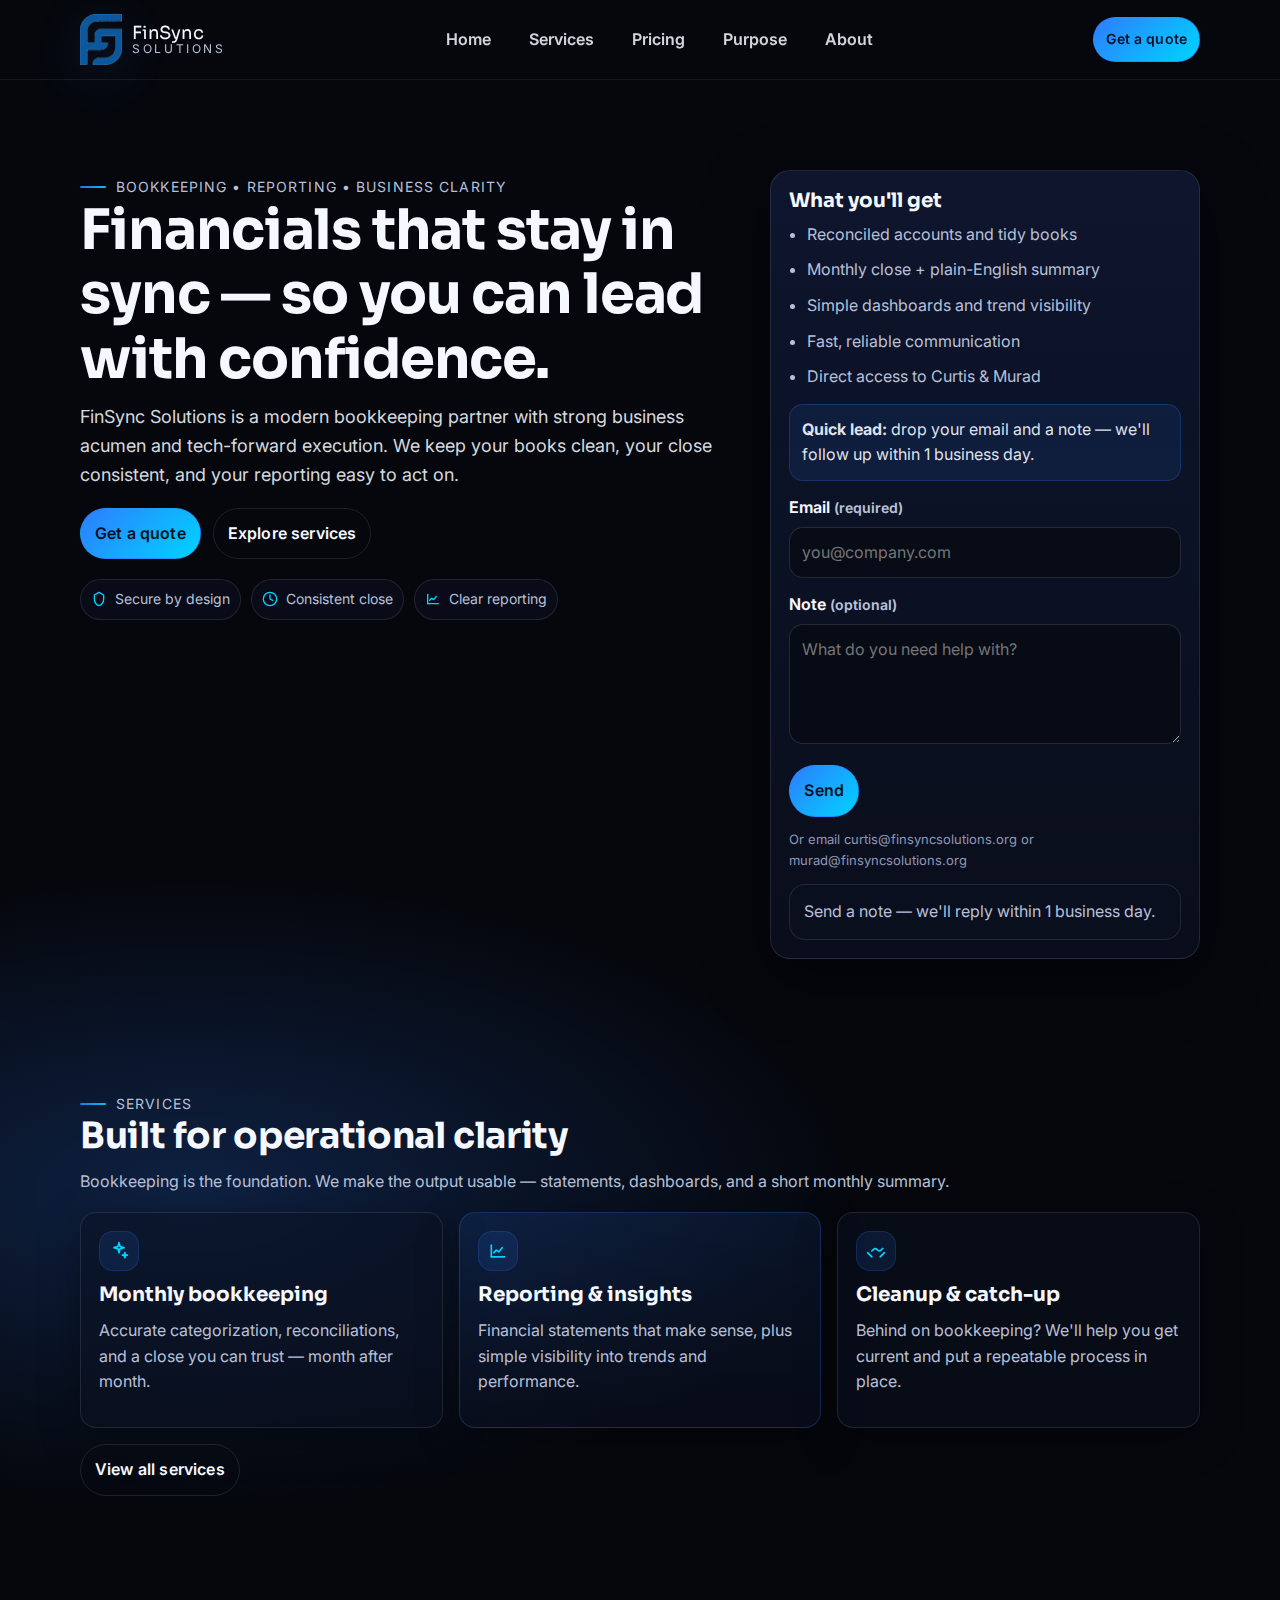
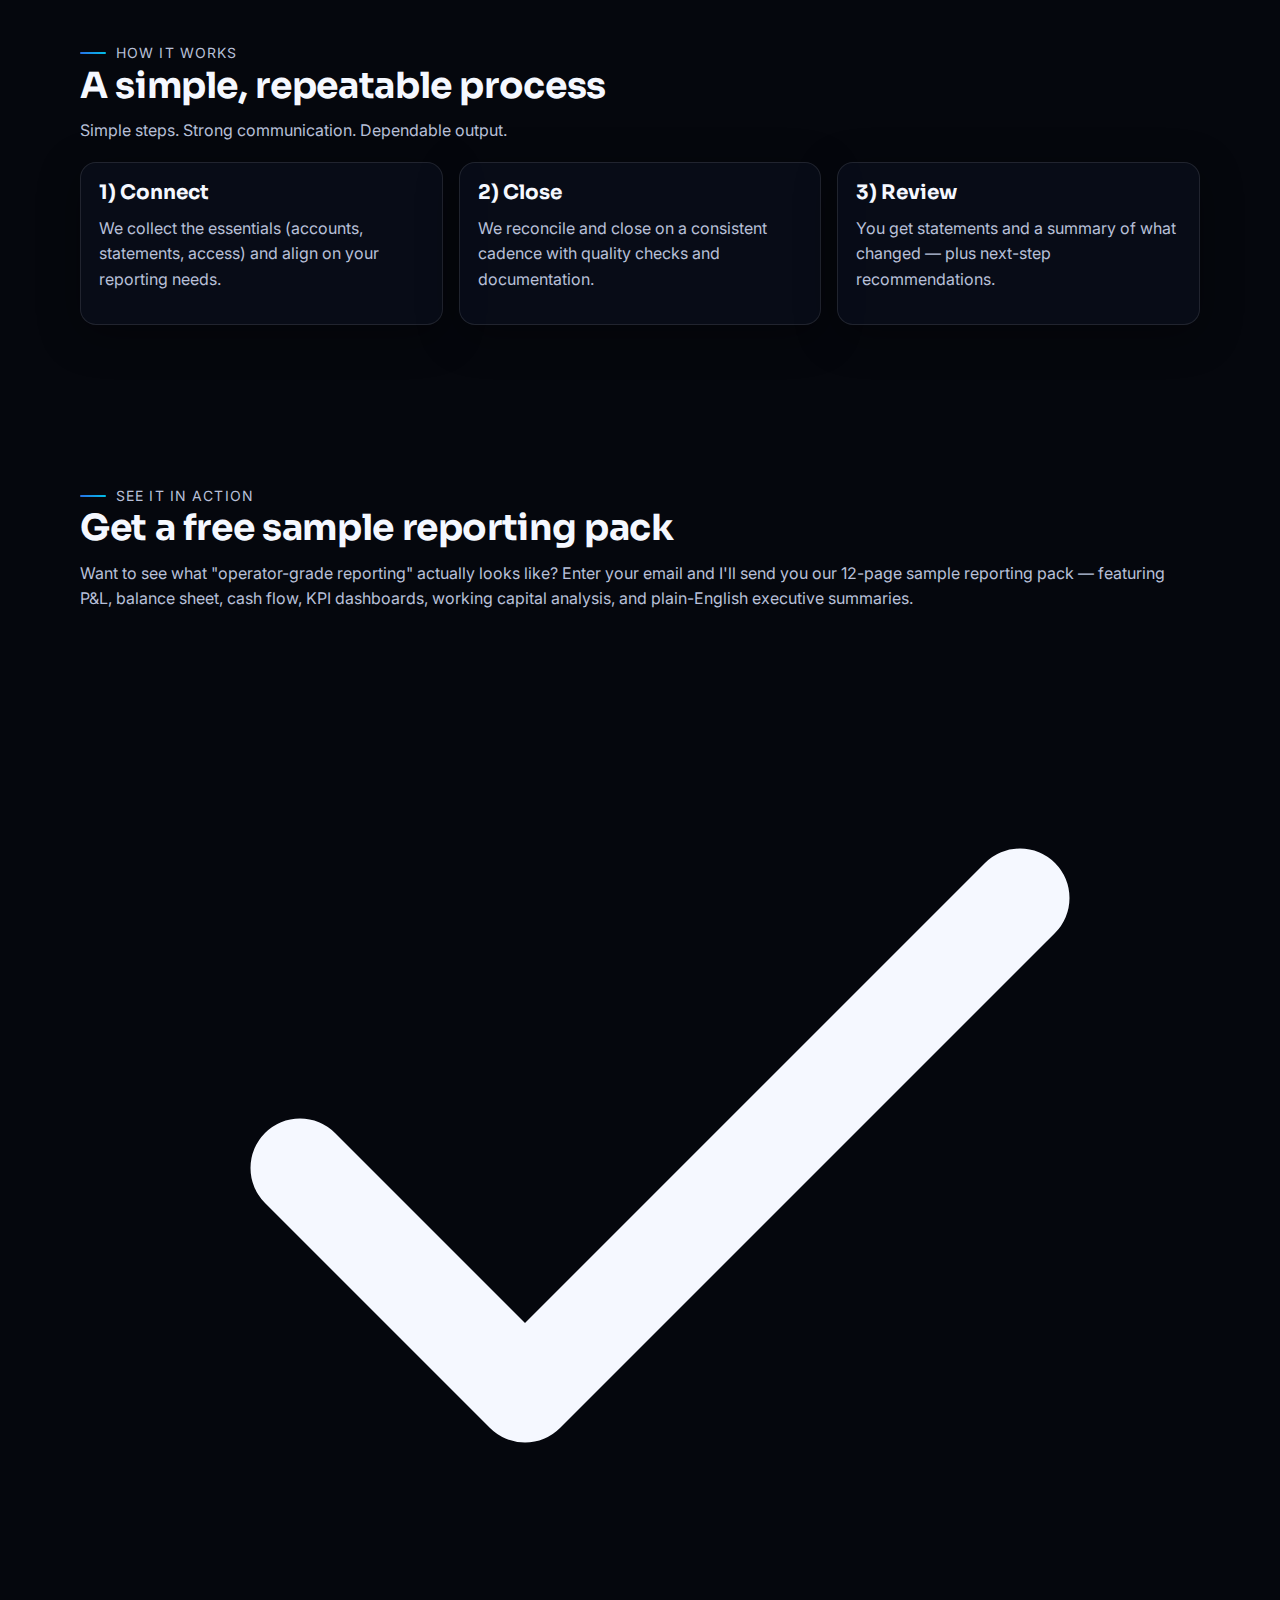
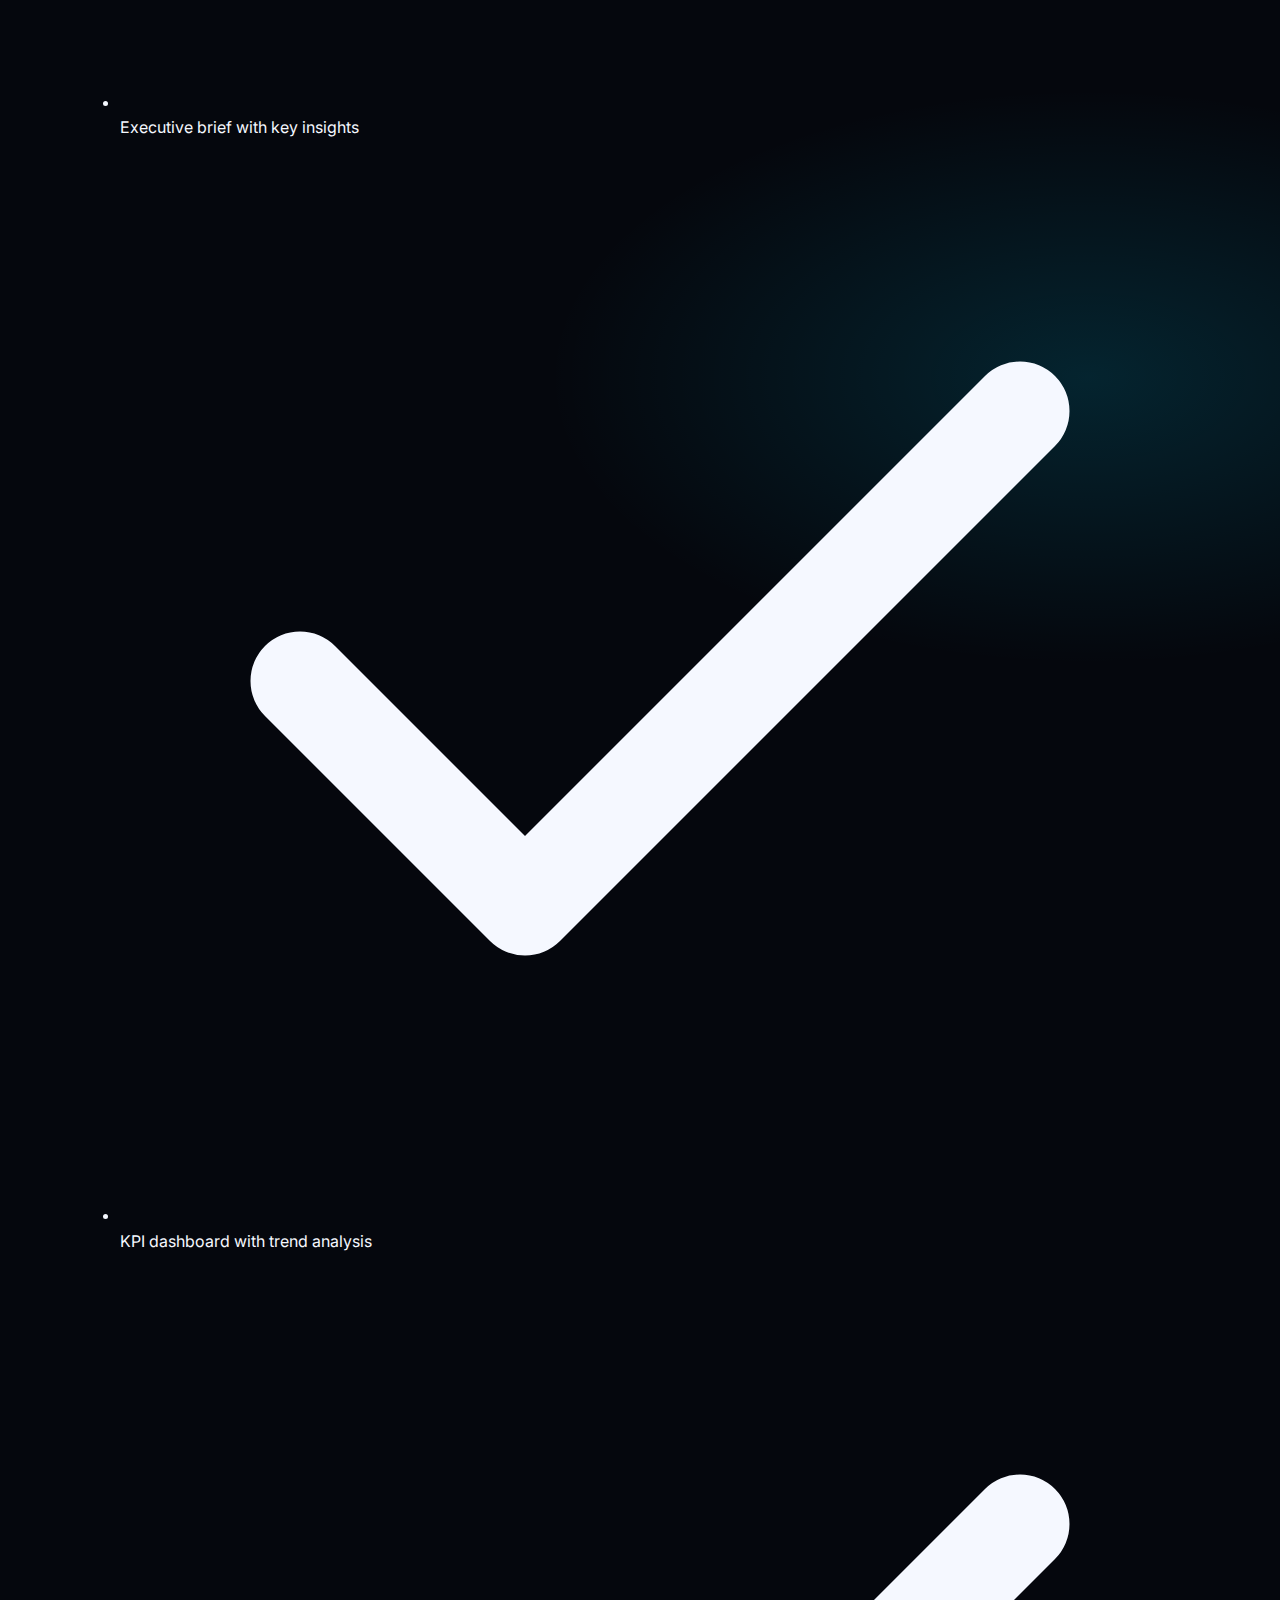
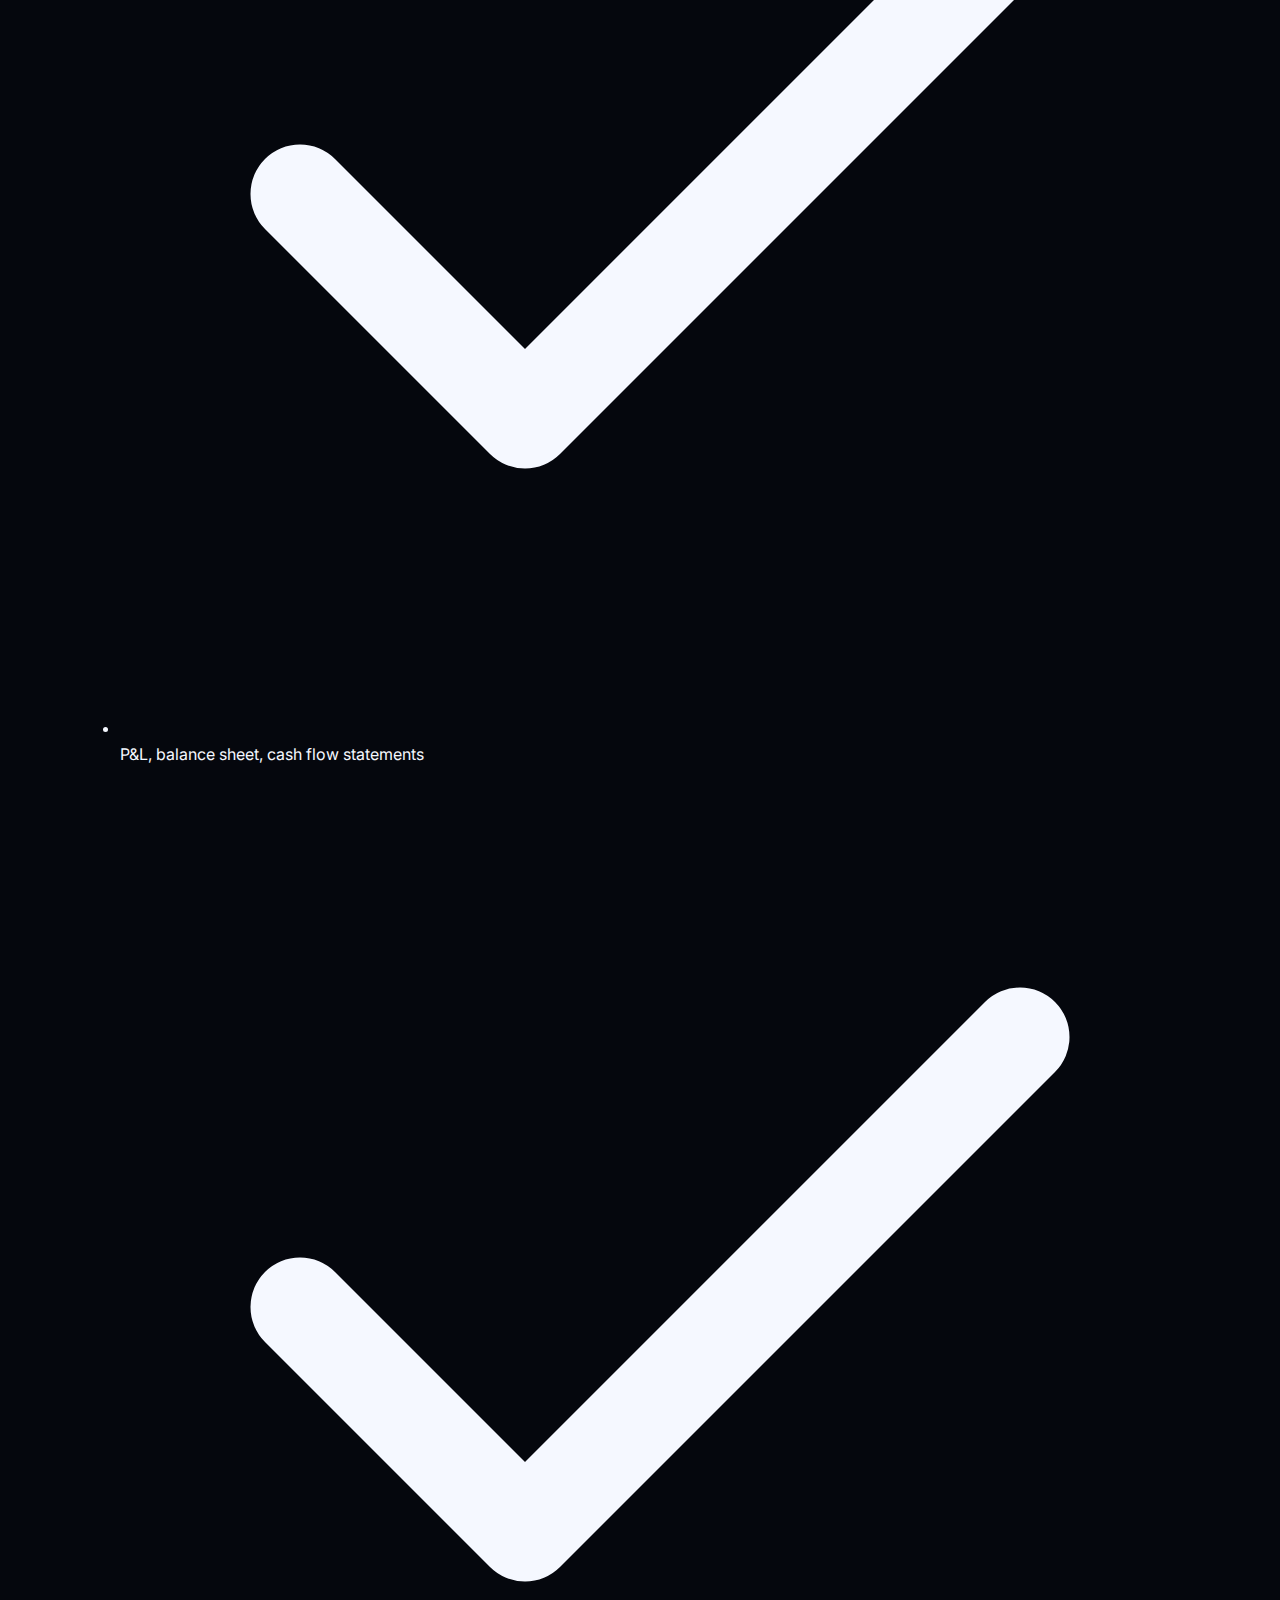
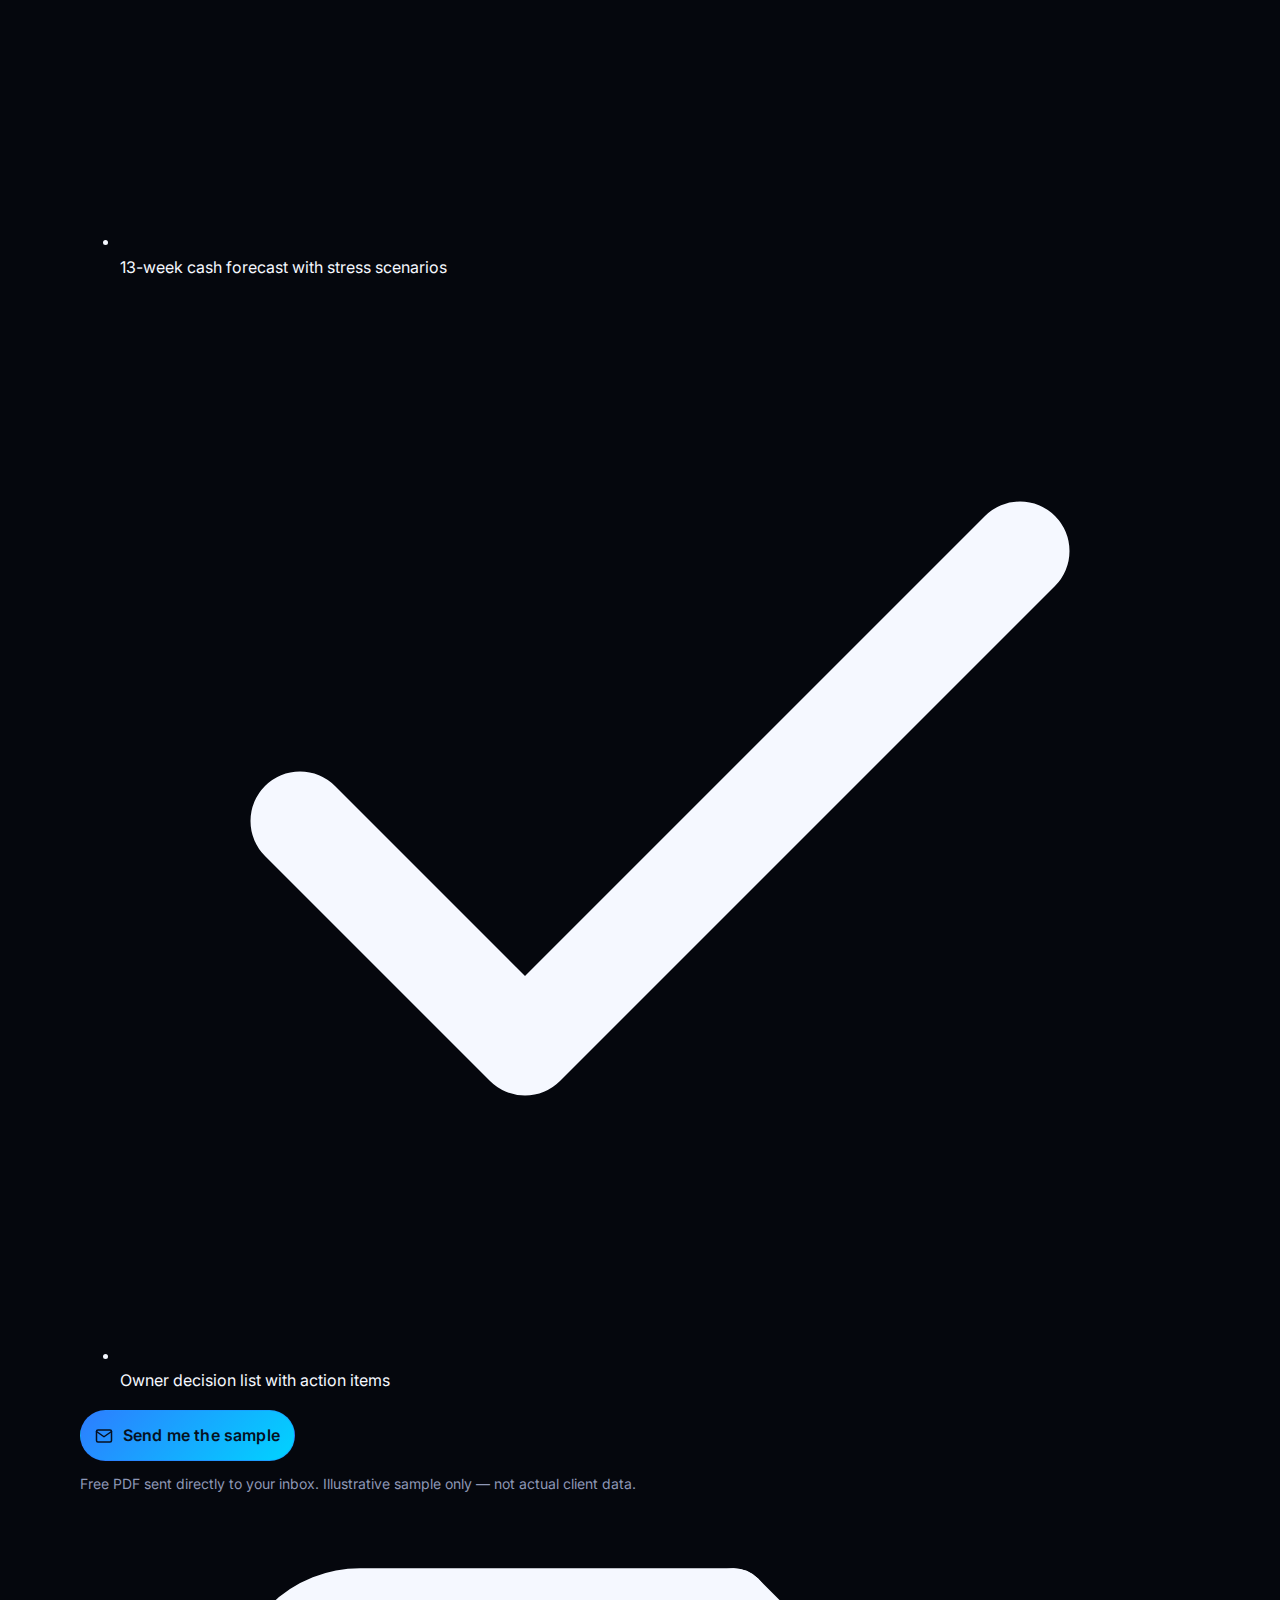
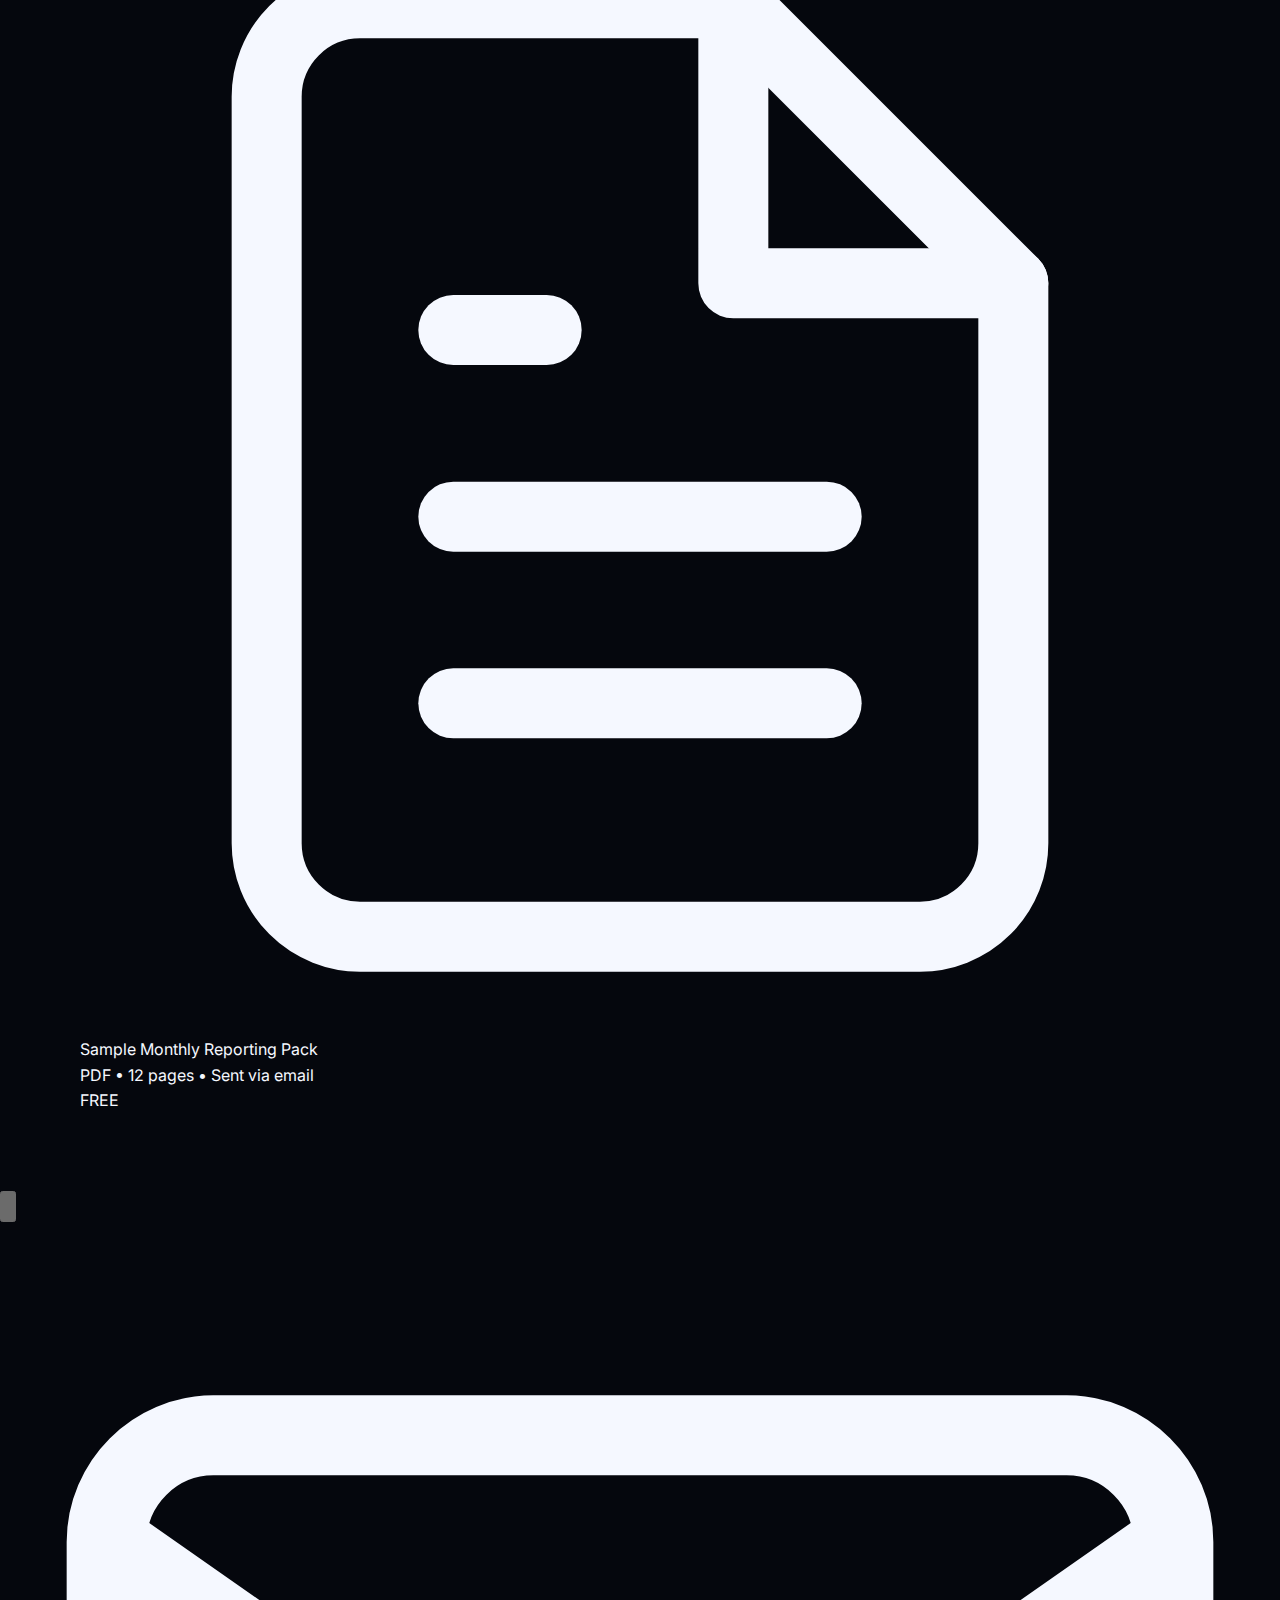
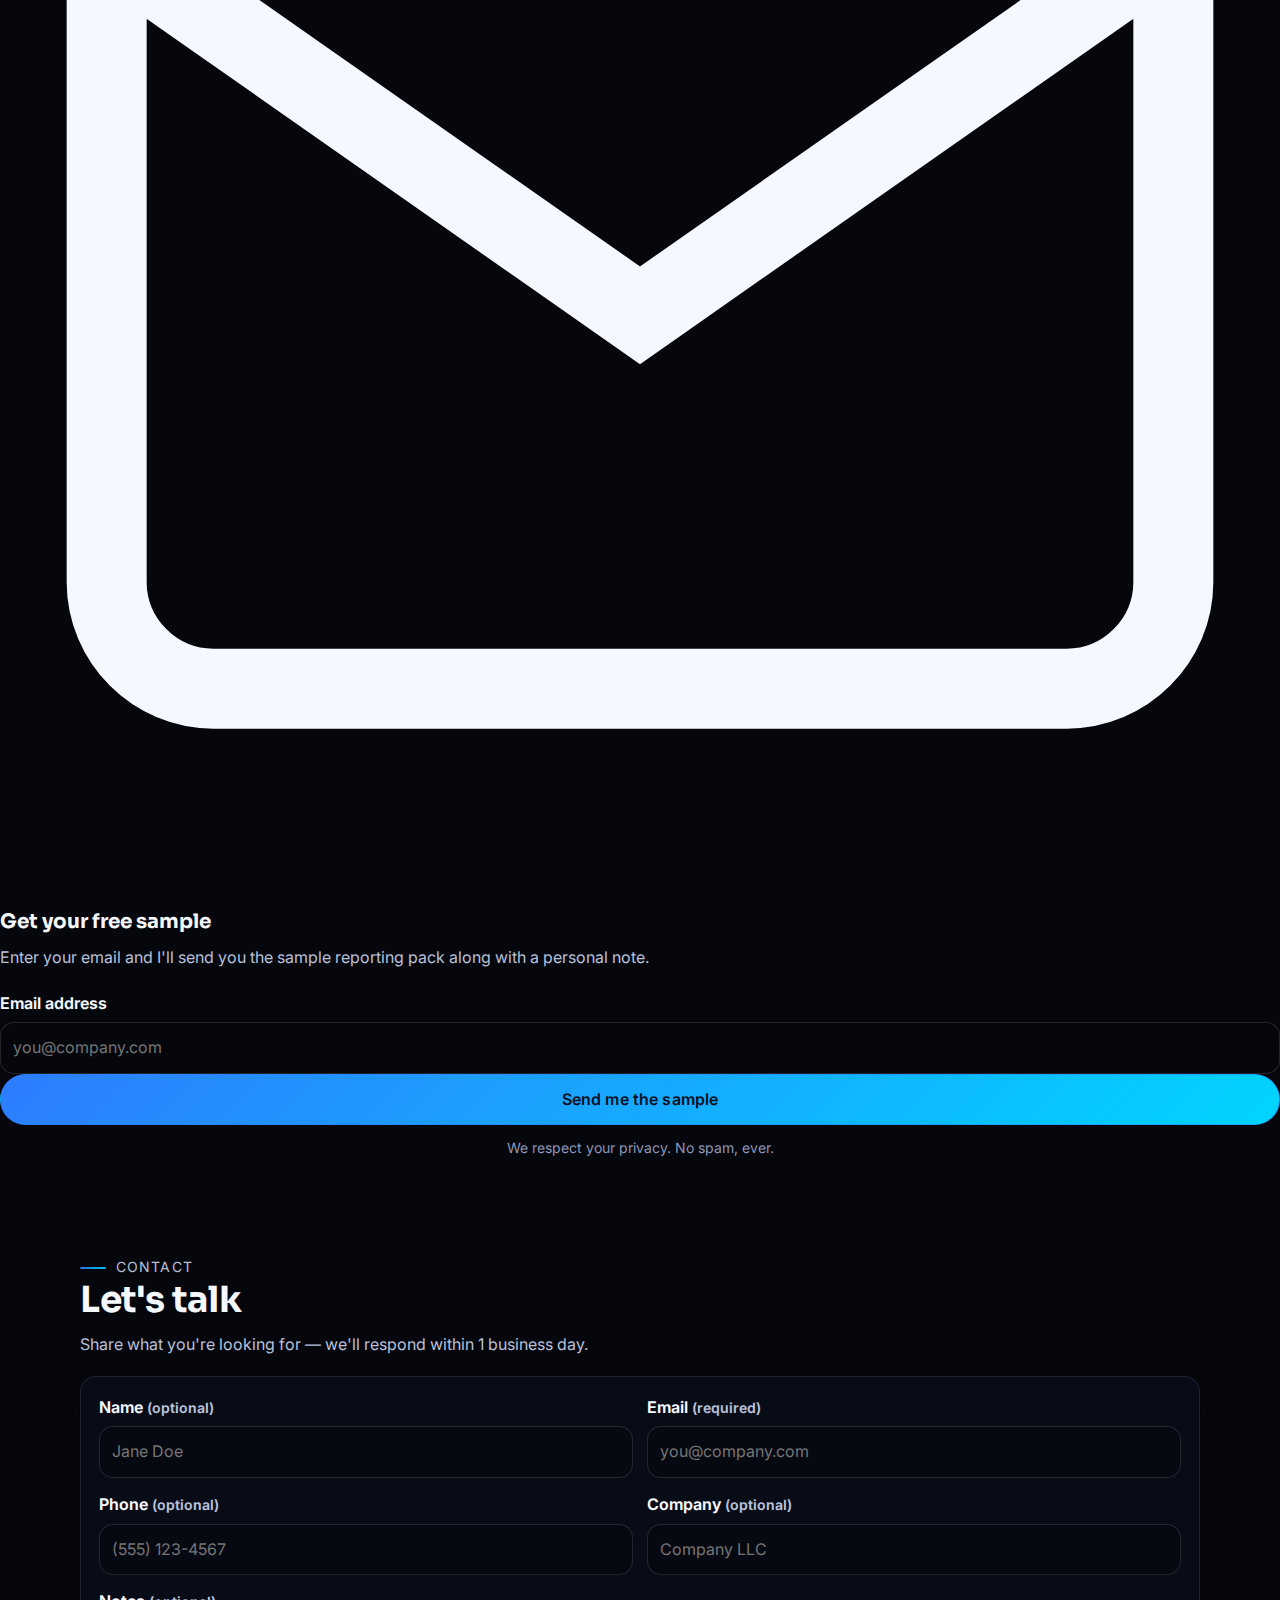
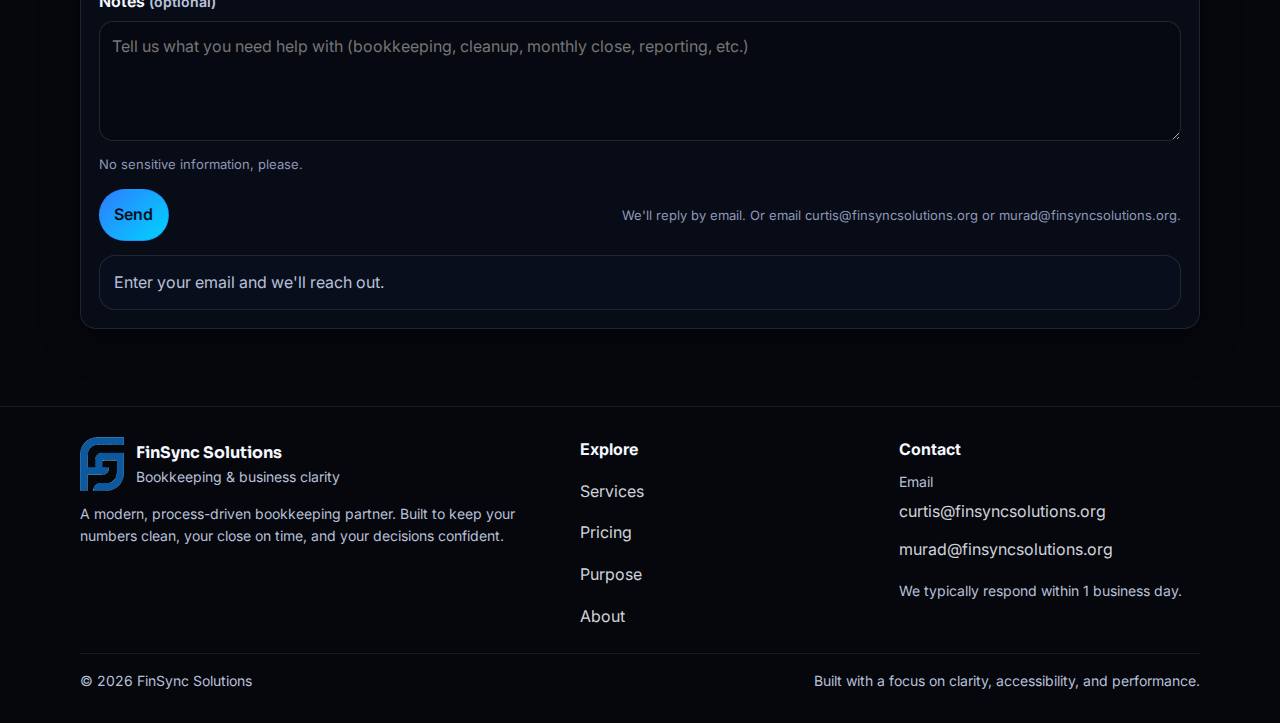
<file: index.html>
<!doctype html>
<html lang="en">
<head>
  <meta charset="utf-8">
  <meta name="viewport" content="width=device-width, initial-scale=1">
  <script>
  // Dynamic <base> so this site works on:
  // - Custom domains (e.g., https://finsyncsolutions.org)
  // - GitHub Pages project URLs (e.g., https://username.github.io/repo/)
  (function () {
    var host = location.hostname || "";
    var isGitHub = host.endsWith("github.io");
    var parts = (location.pathname || "/").split("/").filter(Boolean);
    var repo = (isGitHub && parts.length) ? parts[0] : "";
    var base = document.createElement("base");
    base.href = (isGitHub && repo) ? ("/" + repo + "/") : "/";
    document.head.appendChild(base);
  })();
</script>
  <title>FinSync Solutions | Modern bookkeeping & financial clarity</title>
  <meta name="description" content="FinSync Solutions is a modern bookkeeping partner built for business owners who want clean books, clear reporting, and confident decisions.">
  <link rel="canonical" href="https://finsyncsolutions.org/">
  <meta name="theme-color" content="#05070d">

  <!-- Open Graph -->
  <meta property="og:title" content="FinSync Solutions | Modern bookkeeping & financial clarity">
  <meta property="og:description" content="FinSync Solutions is a modern bookkeeping partner built for business owners who want clean books, clear reporting, and confident decisions.">
  <meta property="og:type" content="website">
  <meta property="og:url" content="https://finsyncsolutions.org/">
  <meta property="og:image" content="https://finsyncsolutions.org/assets/img/og-image.png">

  <!-- Twitter -->
  <meta name="twitter:card" content="summary_large_image">

  <!-- Icons -->
  <link rel="icon" href="assets/icons/favicon-32.png" sizes="32x32">
  <link rel="icon" href="assets/icons/favicon-16.png" sizes="16x16">
  <link rel="apple-touch-icon" href="assets/icons/apple-touch-icon.png">
  <link rel="manifest" href="site.webmanifest">

  <!-- Fonts (2 families max) -->
  <link rel="preconnect" href="https://fonts.googleapis.com">
  <link rel="preconnect" href="https://fonts.gstatic.com" crossorigin>
  <link href="https://fonts.googleapis.com/css2?family=Inter:wght@400;500;600&family=Sora:wght@500;600;700&display=swap" rel="stylesheet">

  <link rel="stylesheet" href="assets/css/styles.css">

  <script type="application/ld+json">
{
  "@context": "https://schema.org",
  "@graph": [
    {
      "@type": "Organization",
      "name": "FinSync Solutions",
      "url": "https://finsyncsolutions.org/",
      "logo": "https://finsyncsolutions.org/assets/img/logo-blue-dark.png",
      "email": "curtis@finsyncsolutions.org"
    },
    {
      "@type": "WebSite",
      "name": "FinSync Solutions",
      "url": "https://finsyncsolutions.org/",
      "inLanguage": "en"
    },
    {
      "@type": "WebPage",
      "url": "https://finsyncsolutions.org/",
      "name": "FinSync Solutions",
      "isPartOf": {
        "@id": "https://finsyncsolutions.org/"
      }
    }
  ]
}
  </script>
</head>
<body>
  <a class="skip-link" href="#main">Skip to content</a>
  <header class="site-header" data-header>
  <div class="container header__inner">
    <a class="brand" href="./">
      <img class="brand__mark" src="assets/img/mark-blue.png" alt="" width="42" height="50">
      <span class="brand__text">
        <span class="brand__name">FinSync</span>
        <span class="brand__sub">Solutions</span>
      </span>
    </a>

    <nav class="site-nav" aria-label="Primary">
      <a class="nav-link" href="./">Home</a>
      <a class="nav-link" href="services/">Services</a>
      <a class="nav-link" href="pricing/">Pricing</a>
      <a class="nav-link" href="purpose/">Purpose</a>
      <a class="nav-link" href="about/">About</a>
    </nav>

    <div class="header__actions">
      <a class="btn btn--primary btn--sm" href="#contact">
        <span class="btn__label">Get a quote</span>
      </a>

      <button class="nav-toggle" type="button" aria-label="Open menu" aria-expanded="false" data-nav-toggle>
        <span></span><span></span><span></span>
      </button>
    </div>
  </div>

  <div class="mobile-nav" data-mobile-nav aria-hidden="true">
    <div class="mobile-nav__panel" role="dialog" aria-label="Mobile menu">
      <a href="./">Home</a>
      <a href="services/">Services</a>
      <a href="pricing/">Pricing</a>
      <a href="purpose/">Purpose</a>
      <a href="about/">About</a>
      <div class="mobile-cta">
        <a class="btn btn--primary" href="#contact">
          <span class="btn__label">Get a quote</span>
        </a>
      </div>
    </div>
  </div>
</header>

  <main id="main">
    <section class="hero">
      <div class="container">
        <div class="hero__grid">
          <div>
            <div class="kicker">Bookkeeping • Reporting • Business clarity</div>
            <h1>Financials that stay in sync — so you can lead with confidence.</h1>
            <p class="hero__lead">
              FinSync Solutions is a modern bookkeeping partner with strong business acumen and tech-forward execution.
              We keep your books clean, your close consistent, and your reporting easy to act on.
            </p>

            <div class="hero__actions">
              <a class="btn btn--primary" href="#contact">
                <span class="btn__label">Get a quote</span>
              </a>
              <a class="btn btn--ghost" href="services/">
                <span class="btn__label">Explore services</span>
              </a>
            </div>

            <div class="hero__badges" aria-label="Highlights">
              <span class="badge"><svg viewBox="0 0 24 24" fill="none" aria-hidden="true"><path d="M12 2l7 4v6c0 5-3.1 9.4-7 10-3.9-.6-7-5-7-10V6l7-4z" stroke="currentColor" stroke-width="2" stroke-linejoin="round"/></svg> Secure by design</span>
              <span class="badge"><svg viewBox="0 0 24 24" fill="none" aria-hidden="true"><path d="M12 22a10 10 0 1 0-10-10 10 10 0 0 0 10 10z" stroke="currentColor" stroke-width="2"/><path d="M12 6v6l4 2" stroke="currentColor" stroke-width="2" stroke-linecap="round" stroke-linejoin="round"/></svg> Consistent close</span>
              <span class="badge"><svg viewBox="0 0 24 24" fill="none" aria-hidden="true"><path d="M4 19V5" stroke="currentColor" stroke-width="2" stroke-linecap="round"/><path d="M4 19h16" stroke="currentColor" stroke-width="2" stroke-linecap="round"/><path d="M7 14l3-3 3 2 4-5" stroke="currentColor" stroke-width="2" stroke-linecap="round" stroke-linejoin="round"/></svg> Clear reporting</span>
            </div>
          </div>

          <aside class="hero__panel">
            <h3>What you'll get</h3>
            <ul class="panel-list">
              <li>Reconciled accounts and tidy books</li>
              <li>Monthly close + plain-English summary</li>
              <li>Simple dashboards and trend visibility</li>
              <li>Fast, reliable communication</li>
              <li>Direct access to Curtis &amp; Murad</li>
            </ul>

            <div class="panel-callout">
              <strong>Quick lead:</strong> drop your email and a note — we'll follow up within 1 business day.
            </div>

            <div style="margin-top: 14px;">
              <form class="form js-lead-form" method="POST" novalidate>
  <div class="field">
    <label for="hero-email">Email <span class="small">(required)</span></label>
    <input class="input" type="email" id="hero-email" name="email" placeholder="you@company.com" autocomplete="email" required>
    <div class="error" aria-live="polite"></div>
  </div>

  <div class="field">
    <label for="hero-notes">Note <span class="small">(optional)</span></label>
    <textarea class="textarea" id="hero-notes" name="notes" placeholder="What do you need help with?"></textarea>
    <div class="error" aria-live="polite"></div>
  </div>

  <!-- Honeypot -->
  <div class="field" style="position:absolute;left:-5000px;" aria-hidden="true">
    <label for="hero-website">Website</label>
    <input class="input" type="text" name="website" id="hero-website" tabindex="-1" autocomplete="off">
  </div>

  <div class="form-actions">
    <button class="btn btn--primary" type="submit">
      <span class="btn__spinner" aria-hidden="true"></span>
      <span class="btn__label">Send</span>
    </button>
    <div class="privacy">Or email <a href="mailto:curtis@finsyncsolutions.org">curtis@finsyncsolutions.org</a> or <a href="mailto:murad@finsyncsolutions.org">murad@finsyncsolutions.org</a></div>
  </div>

  <div class="form-status" data-form-status role="status" aria-live="polite">
    Send a note — we'll reply within 1 business day.
  </div>
</form>
            </div>
          </aside>
        </div>
      </div>
    </section>

    <section class="section section--tight">
      <div class="container">
        <div class="kicker">Services</div>
        <h2>Built for operational clarity</h2>
        <p class="muted">Bookkeeping is the foundation. We make the output usable — statements, dashboards, and a short monthly summary.</p>

        <div class="grid grid--3" style="margin-top: 18px;">
          <div class="card">
            <div class="card__icon"><svg viewBox="0 0 24 24" fill="none" aria-hidden="true"><path d="M12 2l1.2 4.6L18 8l-4.8 1.4L12 14l-1.2-4.6L6 8l4.8-1.4L12 2z" stroke="currentColor" stroke-width="2" stroke-linejoin="round"/><path d="M19 14l.7 2.6L22 17l-2.3.4L19 20l-.7-2.6L16 17l2.3-.4L19 14z" stroke="currentColor" stroke-width="2" stroke-linejoin="round"/></svg></div>
            <h3>Monthly bookkeeping</h3>
            <p>Accurate categorization, reconciliations, and a close you can trust — month after month.</p>
          </div>
          <div class="card card--highlight">
            <div class="card__icon"><svg viewBox="0 0 24 24" fill="none" aria-hidden="true"><path d="M4 19V5" stroke="currentColor" stroke-width="2" stroke-linecap="round"/><path d="M4 19h16" stroke="currentColor" stroke-width="2" stroke-linecap="round"/><path d="M7 14l3-3 3 2 4-5" stroke="currentColor" stroke-width="2" stroke-linecap="round" stroke-linejoin="round"/></svg></div>
            <h3>Reporting & insights</h3>
            <p>Financial statements that make sense, plus simple visibility into trends and performance.</p>
          </div>
          <div class="card">
            <div class="card__icon"><svg viewBox="0 0 24 24" fill="none" aria-hidden="true"><path d="M7 12l2-2a3 3 0 0 1 4 0l1 1a3 3 0 0 0 4 0l2-2" stroke="currentColor" stroke-width="2" stroke-linecap="round" stroke-linejoin="round"/><path d="M2 14l5 5" stroke="currentColor" stroke-width="2" stroke-linecap="round"/><path d="M22 14l-5 5" stroke="currentColor" stroke-width="2" stroke-linecap="round"/></svg></div>
            <h3>Cleanup & catch-up</h3>
            <p>Behind on bookkeeping? We'll help you get current and put a repeatable process in place.</p>
          </div>
        </div>

        <div style="margin-top: 16px;">
          <a class="btn btn--ghost" href="services/">
            <span class="btn__label">View all services</span>
          </a>
        </div>
      </div>
    </section>

    <section class="section">
      <div class="container">
        <div class="kicker">How it works</div>
        <h2>A simple, repeatable process</h2>
        <p class="muted">Simple steps. Strong communication. Dependable output.</p>

        <div class="grid grid--3" style="margin-top: 18px;">
          <div class="card">
            <h3>1) Connect</h3>
            <p>We collect the essentials (accounts, statements, access) and align on your reporting needs.</p>
          </div>
          <div class="card">
            <h3>2) Close</h3>
            <p>We reconcile and close on a consistent cadence with quality checks and documentation.</p>
          </div>
          <div class="card">
            <h3>3) Review</h3>
            <p>You get statements and a summary of what changed — plus next-step recommendations.</p>
          </div>
        </div>
      </div>
    </section>

    <!-- ============================================
         SAMPLE REPORTING PACK SECTION
         ============================================ -->
    <section class="section sample-report-section">
      <div class="container">
        <div class="sample-report">
          <div class="sample-report__content">
            <div class="kicker">See it in action</div>
            <h2>Get a free sample reporting pack</h2>
            <p class="muted">
              Want to see what "operator-grade reporting" actually looks like? Enter your email and I'll send you our 
              12-page sample reporting pack — featuring P&L, balance sheet, cash flow, KPI dashboards, working capital 
              analysis, and plain-English executive summaries.
            </p>
            <ul class="sample-report__features">
              <li>
                <svg viewBox="0 0 24 24" fill="none" aria-hidden="true"><path d="M20 6L9 17l-5-5" stroke="currentColor" stroke-width="2.2" stroke-linecap="round" stroke-linejoin="round"/></svg>
                <span>Executive brief with key insights</span>
              </li>
              <li>
                <svg viewBox="0 0 24 24" fill="none" aria-hidden="true"><path d="M20 6L9 17l-5-5" stroke="currentColor" stroke-width="2.2" stroke-linecap="round" stroke-linejoin="round"/></svg>
                <span>KPI dashboard with trend analysis</span>
              </li>
              <li>
                <svg viewBox="0 0 24 24" fill="none" aria-hidden="true"><path d="M20 6L9 17l-5-5" stroke="currentColor" stroke-width="2.2" stroke-linecap="round" stroke-linejoin="round"/></svg>
                <span>P&L, balance sheet, cash flow statements</span>
              </li>
              <li>
                <svg viewBox="0 0 24 24" fill="none" aria-hidden="true"><path d="M20 6L9 17l-5-5" stroke="currentColor" stroke-width="2.2" stroke-linecap="round" stroke-linejoin="round"/></svg>
                <span>13-week cash forecast with stress scenarios</span>
              </li>
              <li>
                <svg viewBox="0 0 24 24" fill="none" aria-hidden="true"><path d="M20 6L9 17l-5-5" stroke="currentColor" stroke-width="2.2" stroke-linecap="round" stroke-linejoin="round"/></svg>
                <span>Owner decision list with action items</span>
              </li>
            </ul>
            <button class="btn btn--primary" type="button" data-download-trigger>
              <svg viewBox="0 0 24 24" fill="none" aria-hidden="true" style="width:18px;height:18px;">
                <path d="M4 4h16c1.1 0 2 .9 2 2v12c0 1.1-.9 2-2 2H4c-1.1 0-2-.9-2-2V6c0-1.1.9-2 2-2z" stroke="currentColor" stroke-width="2" stroke-linecap="round" stroke-linejoin="round"/>
                <polyline points="22,6 12,13 2,6" stroke="currentColor" stroke-width="2" stroke-linecap="round" stroke-linejoin="round"/>
              </svg>
              <span class="btn__label">Send me the sample</span>
            </button>
            <p class="small" style="margin-top: 12px; color: var(--muted-2);">
              Free PDF sent directly to your inbox. Illustrative sample only — not actual client data.
            </p>
          </div>
          <div class="sample-report__preview">
            <div class="pdf-preview" aria-label="Sample reporting pack preview">
              <div class="pdf-preview__icon">
                <svg viewBox="0 0 24 24" fill="none" aria-hidden="true">
                  <path d="M14 2H6a2 2 0 0 0-2 2v16a2 2 0 0 0 2 2h12a2 2 0 0 0 2-2V8z" stroke="currentColor" stroke-width="1.5" stroke-linecap="round" stroke-linejoin="round"/>
                  <polyline points="14 2 14 8 20 8" stroke="currentColor" stroke-width="1.5" stroke-linecap="round" stroke-linejoin="round"/>
                  <line x1="16" y1="13" x2="8" y2="13" stroke="currentColor" stroke-width="1.5" stroke-linecap="round" stroke-linejoin="round"/>
                  <line x1="16" y1="17" x2="8" y2="17" stroke="currentColor" stroke-width="1.5" stroke-linecap="round" stroke-linejoin="round"/>
                  <polyline points="10 9 9 9 8 9" stroke="currentColor" stroke-width="1.5" stroke-linecap="round" stroke-linejoin="round"/>
                </svg>
              </div>
              <div class="pdf-preview__info">
                <div class="pdf-preview__title">Sample Monthly Reporting Pack</div>
                <div class="pdf-preview__meta">PDF • 12 pages • Sent via email</div>
              </div>
              <div class="pdf-preview__badge">FREE</div>
            </div>
          </div>
        </div>
      </div>
    </section>

    <!-- ============================================
         EMAIL CAPTURE MODAL
         ============================================ -->
    <div class="modal" id="download-modal" aria-hidden="true" role="dialog" aria-labelledby="modal-title" aria-describedby="modal-desc">
      <div class="modal__overlay" data-modal-close></div>
      <div class="modal__container">
        <button class="modal__close" type="button" data-modal-close aria-label="Close modal">
          <svg viewBox="0 0 24 24" fill="none" aria-hidden="true">
            <path d="M18 6L6 18M6 6l12 12" stroke="currentColor" stroke-width="2" stroke-linecap="round" stroke-linejoin="round"/>
          </svg>
        </button>
        
        <div class="modal__content">
          <!-- FORM STATE -->
          <div class="modal__form">
            <div class="modal__icon">
              <svg viewBox="0 0 24 24" fill="none" aria-hidden="true">
                <path d="M4 4h16c1.1 0 2 .9 2 2v12c0 1.1-.9 2-2 2H4c-1.1 0-2-.9-2-2V6c0-1.1.9-2 2-2z" stroke="currentColor" stroke-width="1.5"/>
                <polyline points="22,6 12,13 2,6" stroke="currentColor" stroke-width="1.5"/>
              </svg>
            </div>
            <h3 id="modal-title">Get your free sample</h3>
            <p id="modal-desc" class="muted">Enter your email and I'll send you the sample reporting pack along with a personal note.</p>
            
            <form id="download-form" novalidate style="margin-top: 20px;">
              <div class="field">
                <label for="download-email">Email address</label>
                <input class="input" type="email" id="download-email" name="email" placeholder="you@company.com" autocomplete="email" required>
                <div class="error" aria-live="polite"></div>
              </div>
              
              <!-- Honeypot -->
              <div class="field" style="position:absolute;left:-5000px;" aria-hidden="true">
                <label for="download-website">Website</label>
                <input class="input" type="text" name="website" id="download-website" tabindex="-1" autocomplete="off">
              </div>
              
              <button class="btn btn--primary" type="submit" style="width: 100%;">
                <span class="btn__spinner" aria-hidden="true"></span>
                <span class="btn__label">Send me the sample</span>
              </button>
              
              <p class="small" style="margin-top: 12px; text-align: center; color: var(--muted-2);">
                We respect your privacy. No spam, ever.
              </p>
            </form>
          </div>
          
          <!-- SUCCESS STATE -->
          <div class="modal__success" style="display: none;">
            <div class="modal__success-icon">
              <svg viewBox="0 0 24 24" fill="none" aria-hidden="true">
                <circle cx="12" cy="12" r="10" stroke="currentColor" stroke-width="1.5"/>
                <path d="M9 12l2 2 4-4" stroke="currentColor" stroke-width="2" stroke-linecap="round" stroke-linejoin="round"/>
              </svg>
            </div>
            <h3>Check your inbox!</h3>
            <p class="muted" style="margin-bottom: 8px;">
              I've sent the sample reporting pack to:
            </p>
            <p style="font-weight: 600; color: var(--accent-2); margin-bottom: 16px;">
              <span data-user-email></span>
            </p>
            <p class="small" style="color: var(--muted);">
              The email includes the PDF attachment plus a personal note from me. 
              If you don't see it in a few minutes, check your spam folder.
            </p>
            <p class="small" style="color: var(--muted); margin-top: 12px;">
              — Curtis, Founder
            </p>
            <button class="btn btn--ghost" type="button" data-modal-close style="margin-top: 20px;">
              <span class="btn__label">Close</span>
            </button>
          </div>
          
          <!-- ERROR STATE -->
          <div class="modal__error" style="display: none;">
            <div class="modal__error-icon">
              <svg viewBox="0 0 24 24" fill="none" aria-hidden="true">
                <circle cx="12" cy="12" r="10" stroke="currentColor" stroke-width="1.5"/>
                <line x1="15" y1="9" x2="9" y2="15" stroke="currentColor" stroke-width="2" stroke-linecap="round"/>
                <line x1="9" y1="9" x2="15" y2="15" stroke="currentColor" stroke-width="2" stroke-linecap="round"/>
              </svg>
            </div>
            <h3>Something went wrong</h3>
            <p class="muted" data-error-message>
              We couldn't send the email. Please try again.
            </p>
            <div style="margin-top: 20px; display: flex; gap: 12px; justify-content: center;">
              <button class="btn btn--primary" type="button" data-retry>
                <span class="btn__label">Try again</span>
              </button>
              <a class="btn btn--ghost" href="mailto:curtis@finsyncsolutions.org?subject=Sample%20Reporting%20Pack%20Request">
                <span class="btn__label">Email directly</span>
              </a>
            </div>
          </div>
        </div>
      </div>
    </div>

    <section class="section contact" id="contact">
      <div class="container">
        <div class="kicker">Contact</div>
        <h2>Let's talk</h2>
        <p class="muted">Share what you're looking for — we'll respond within 1 business day.</p>

        <div class="card" style="margin-top: 18px;">
          <form class="form js-lead-form" method="POST" novalidate>
  <div class="form-row">
    <div class="field">
      <label for="contact-name">Name <span class="small">(optional)</span></label>
      <input class="input" id="contact-name" name="name" placeholder="Jane Doe" autocomplete="name">
      <div class="error" aria-live="polite"></div>
    </div>

    <div class="field">
      <label for="contact-email">Email <span class="small">(required)</span></label>
      <input class="input" type="email" id="contact-email" name="email" placeholder="you@company.com" autocomplete="email" required>
      <div class="error" aria-live="polite"></div>
    </div>
  </div>

  <div class="form-row">
    <div class="field">
      <label for="contact-phone">Phone <span class="small">(optional)</span></label>
      <input class="input" type="tel" id="contact-phone" name="phone" placeholder="(555) 123-4567" autocomplete="tel">
      <div class="error" aria-live="polite"></div>
    </div>

    <div class="field">
      <label for="contact-company">Company <span class="small">(optional)</span></label>
      <input class="input" id="contact-company" name="company" placeholder="Company LLC" autocomplete="organization">
      <div class="error" aria-live="polite"></div>
    </div>
  </div>

  <div class="field">
    <label for="contact-notes">Notes <span class="small">(optional)</span></label>
    <textarea class="textarea" id="contact-notes" name="notes" placeholder="Tell us what you need help with (bookkeeping, cleanup, monthly close, reporting, etc.)"></textarea>
    <div class="error" aria-live="polite"></div>
    <div class="hint">No sensitive information, please.</div>
  </div>

  <!-- Honeypot -->
  <div class="field" style="position:absolute;left:-5000px;" aria-hidden="true">
    <label for="contact-website">Website</label>
    <input class="input" type="text" name="website" id="contact-website" tabindex="-1" autocomplete="off">
  </div>

  <div class="form-actions">
    <button class="btn btn--primary" type="submit">
      <span class="btn__spinner" aria-hidden="true"></span>
      <span class="btn__label">Send</span>
    </button>
    <div class="privacy">We'll reply by email. Or email <a href="mailto:curtis@finsyncsolutions.org">curtis@finsyncsolutions.org</a> or <a href="mailto:murad@finsyncsolutions.org">murad@finsyncsolutions.org</a>.</div>
  </div>

  <div class="form-status" data-form-status role="status" aria-live="polite">
    Enter your email and we'll reach out.
  </div>
</form>
        </div>
      </div>
    </section>
  </main>

  <footer class="site-footer">
  <div class="container">
    <div class="footer__grid">
      <div>
        <div class="footer__brand">
          <img src="assets/img/mark-blue.png" alt="" width="44" height="52">
          <div>
            <div style="font-family: var(--font-heading); font-weight: 700;">FinSync Solutions</div>
            <div class="small">Bookkeeping & business clarity</div>
          </div>
        </div>
        <p class="footer__meta">
          A modern, process-driven bookkeeping partner. Built to keep your numbers clean, your close on time, and your decisions confident.
        </p>
      </div>

      <div class="footer__links" aria-label="Footer navigation">
        <div style="font-weight: 700; margin-bottom: 8px;">Explore</div>
        <a href="services/">Services</a>
        <a href="pricing/">Pricing</a>
        <a href="purpose/">Purpose</a>
        <a href="about/">About</a>
      </div>

      <div>
        <div style="font-weight: 700; margin-bottom: 8px;">Contact</div>
        <div class="small">Email</div>
        <div class="footer__email-list">
          <a href="mailto:curtis@finsyncsolutions.org">curtis@finsyncsolutions.org</a>
          <a href="mailto:murad@finsyncsolutions.org">murad@finsyncsolutions.org</a>
        </div>
        <div class="small" style="margin-top: 12px;">We typically respond within 1 business day.</div>
      </div>
    </div>

    <div class="footer__bar">
      <div>© <span data-year></span> FinSync Solutions</div>
      <div class="small">Built with a focus on clarity, accessibility, and performance.</div>
    </div>
  </div>
</footer>

<script src="assets/js/config.js" defer></script>
<script src="assets/js/main.js" defer></script>
  <button class="back-to-top" type="button" data-back-to-top aria-label="Back to top">
  <svg viewBox="0 0 24 24" fill="none" aria-hidden="true">
    <path d="M12 5l-7 7m7-7l7 7M12 5v14" stroke="currentColor" stroke-width="2" stroke-linecap="round" stroke-linejoin="round"/>
  </svg>
</button>
</body>
</html>
</file>
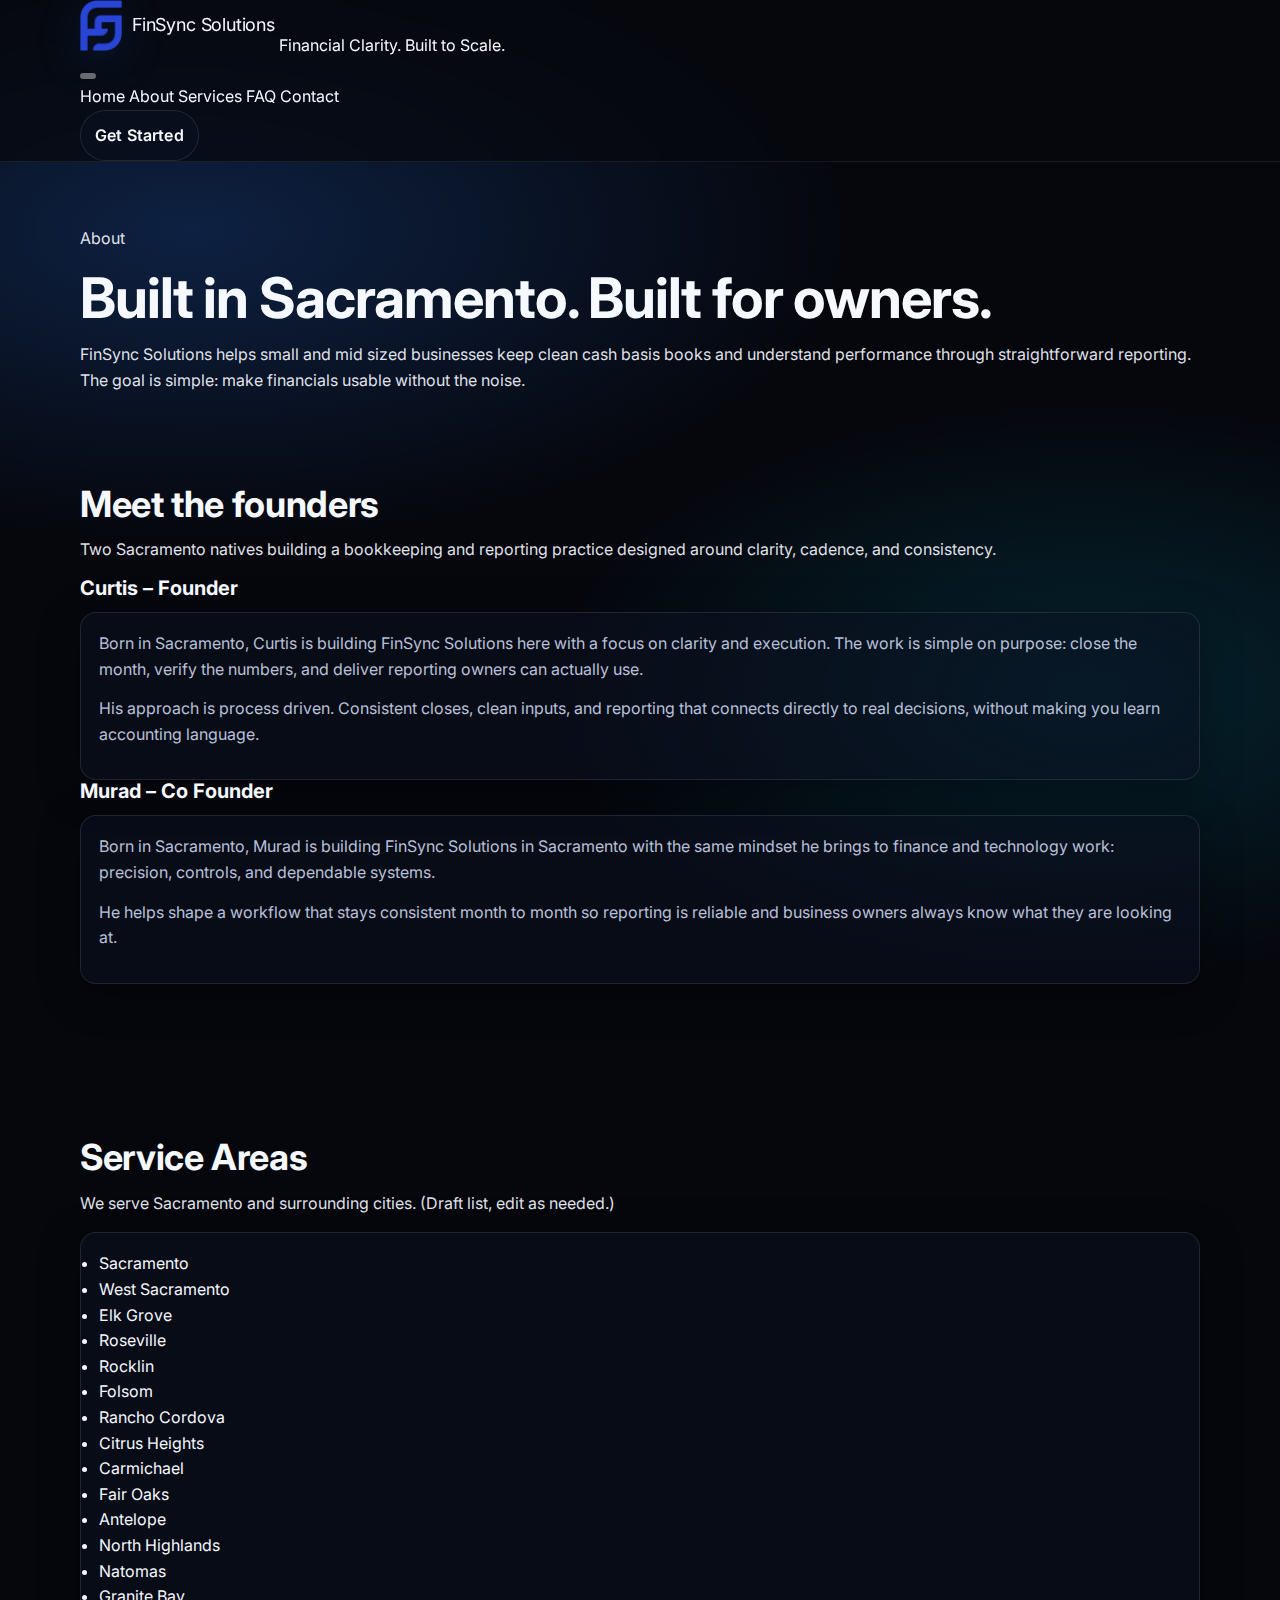
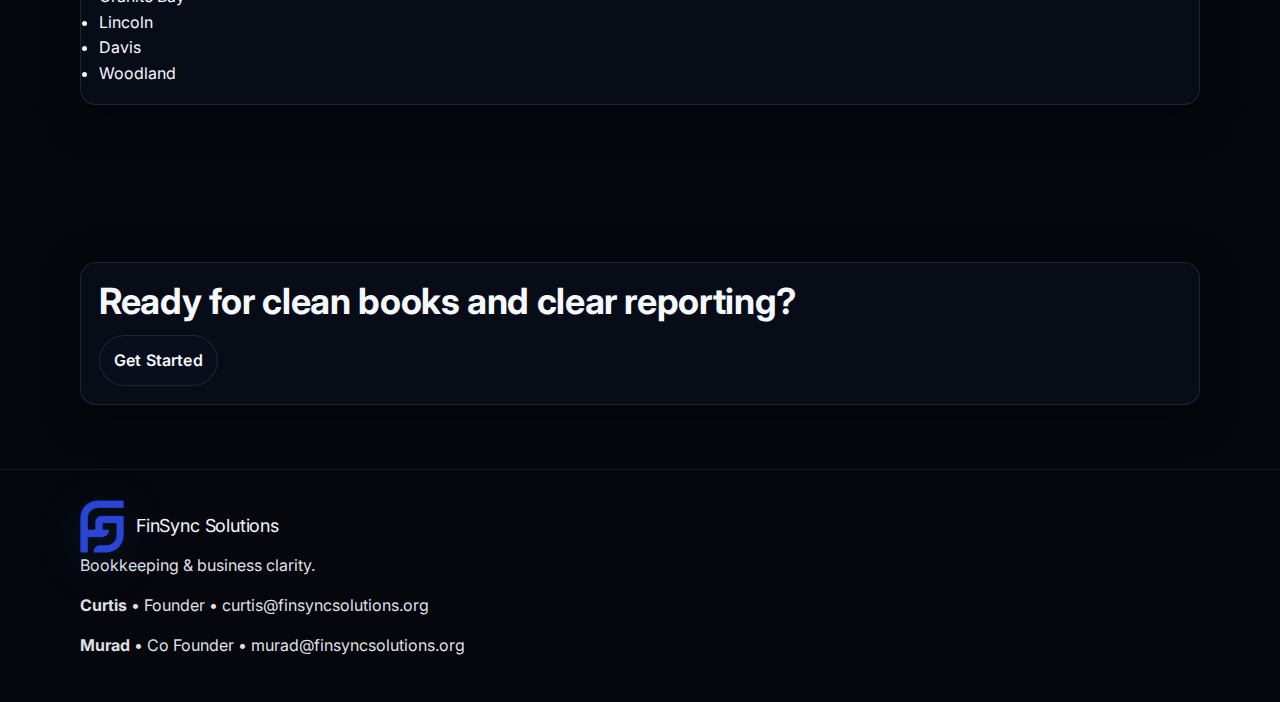
<file: about.html>
<!doctype html>
<html lang="en">
<head>
  <meta charset="utf-8">
  <meta name="viewport" content="width=device-width, initial-scale=1">
  <meta name="theme-color" content="#000000">
  <!-- Google Tag Manager -->
  <script>(function(w,d,s,l,i){w[l]=w[l]||[];w[l].push({'gtm.start':
  new Date().getTime(),event:'gtm.js'});var f=d.getElementsByTagName(s)[0],
  j=d.createElement(s),dl=l!='dataLayer'?'&l='+l:'';j.async=true;j.src=
  'https://www.googletagmanager.com/gtm.js?id='+i+dl;f.parentNode.insertBefore(j,f);
  })(window,document,'script','dataLayer','GTM-5MTZNH3');</script>
  <!-- End Google Tag Manager -->

  <!-- Folder-aware <base> helper -->
  <script>
    (function () {
      var isFile = location.protocol === 'file:';
      var base = './';
      if (!isFile) {
        var path = location.pathname;
        if (!path.endsWith('/')) path = path.substring(0, path.lastIndexOf('/') + 1);
        base = path;
      }
      document.write('<base href="' + base + '">');
    })();
  </script>

  <link rel="icon" href="assets/img/favicon.ico" sizes="any">
  <link rel="icon" type="image/png" href="assets/img/favicon.png">
  <link rel="apple-touch-icon" href="assets/img/apple-touch-icon.png">

  <title>About FinSync Solutions | Sacramento Bookkeeping & Reporting</title>
  <meta name="description" content="Learn about FinSync Solutions, built in Sacramento to deliver cash basis bookkeeping, consistent monthly closes, and KPI reporting that owners can understand.">
  <link rel="canonical" href="https://finsyncsolutions.org/about.html">

  <meta property="og:title" content="About FinSync Solutions | Sacramento Bookkeeping & Reporting">
  <meta property="og:description" content="Built in Sacramento to deliver clean books, consistent closes, and reporting that supports better decisions.">
  <meta property="og:url" content="https://finsyncsolutions.org/about.html">
  <meta property="og:type" content="website">
  <meta property="og:image" content="https://finsyncsolutions.org/assets/img/og.png">

  <meta name="twitter:card" content="summary_large_image">
  <meta name="twitter:title" content="About FinSync Solutions | Sacramento Bookkeeping & Reporting">
  <meta name="twitter:description" content="Built in Sacramento to deliver clean books, consistent closes, and reporting that supports better decisions.">
  <meta name="twitter:image" content="https://finsyncsolutions.org/assets/img/og.png">

  <link rel="preconnect" href="https://fonts.googleapis.com">
  <link rel="preconnect" href="https://fonts.gstatic.com" crossorigin>
  <link href="https://fonts.googleapis.com/css2?family=Inter:wght@400;500;600;700&display=swap" rel="stylesheet">

  <link rel="stylesheet" href="assets/css/styles.css">
  <script defer src="assets/js/main.js"></script>

  <script type="application/ld+json">
  {
    "@context": "https://schema.org",
    "@graph": [
      {
        "@type": "WebSite",
        "@id": "https://finsyncsolutions.org/#website",
        "url": "https://finsyncsolutions.org/",
        "name": "FinSync Solutions",
        "inLanguage": "en-US"
      },
      {
        "@type": "AccountingService",
        "@id": "https://finsyncsolutions.org/#business",
        "name": "FinSync Solutions",
        "url": "https://finsyncsolutions.org/",
        "areaServed": "Sacramento, CA",
        "email": [
          "curtis@finsyncsolutions.org",
          "murad@finsyncsolutions.org"
        ],
        "founder": [
          { "@type": "Person", "name": "Curtis", "jobTitle": "Founder" },
          { "@type": "Person", "name": "Murad", "jobTitle": "Co Founder" }
        ]
      },
      {
        "@type": "WebPage",
        "@id": "https://finsyncsolutions.org/about.html#webpage",
        "url": "https://finsyncsolutions.org/about.html",
        "name": "About FinSync Solutions",
        "isPartOf": { "@id": "https://finsyncsolutions.org/#website" },
        "about": { "@id": "https://finsyncsolutions.org/#business" },
        "inLanguage": "en-US"
      }
    ]
  }
  </script>
</head>

<body>
  <!-- Google Tag Manager (noscript) -->
  <noscript><iframe src="https://www.googletagmanager.com/ns.html?id=GTM-5MTZNH3"
  height="0" width="0" style="display:none;visibility:hidden"></iframe></noscript>
  <!-- End Google Tag Manager (noscript) -->


  <a class="skip-link" href="#main">Skip to content</a>

  <div class="page" data-page="about">
    <header class="site-header" data-header>
      <div class="container nav">
        <div class="nav__left">
          <a class="brand" href="index.html" aria-label="FinSync Solutions home">
            <img class="brand__mark" src="assets/img/mark.png" alt="" aria-hidden="true">
            <span class="brand__name">FinSync Solutions</span>
          </a>
          <span class="nav__tagline">Financial Clarity. Built to Scale.</span>
        </div>

        <button class="nav__toggle" type="button" aria-label="Open menu" aria-expanded="false" data-nav-toggle>
          <span class="nav__toggle-lines" aria-hidden="true"></span>
        </button>

        <div class="nav__panel" data-nav-panel>
          <nav class="nav__links" aria-label="Primary">
            <a class="nav__link" href="index.html">Home</a>
            <a class="nav__link" href="about.html" aria-current="page">About</a>
            <a class="nav__link" href="services.html">Services</a>
            <a class="nav__link" href="faq.html">FAQ</a>
            <a class="nav__link" href="contact.html">Contact</a>
          </nav>

          <a class="btn btn-primary nav__cta" href="contact.html">Get Started</a>
        </div>
      </div>
    </header>

    <main id="main">
      <section class="page-hero section">
        <div class="container">
          <p class="eyebrow">About</p>
          <h1>Built in Sacramento. Built for owners.</h1>
          <p class="hero__subhead">
            FinSync Solutions helps small and mid sized businesses keep clean cash basis books and understand performance through straightforward reporting.
            The goal is simple: make financials usable without the noise.
          </p>
        </div>
      </section>

      <section class="section">
        <div class="container">
          <h2 class="section-title">Meet the founders</h2>
          <p class="section-lede">
            Two Sacramento natives building a bookkeeping and reporting practice designed around clarity, cadence, and consistency.
          </p>
          <div class="founder-stack">
            <div data-reveal>
              <h3 class="founder-label">Curtis – Founder</h3>
              <div class="card founder-card">
                <p>Born in Sacramento, Curtis is building FinSync Solutions here with a focus on clarity and execution. The work is simple on purpose: close the month, verify the numbers, and deliver reporting owners can actually use.</p>
                <p>His approach is process driven. Consistent closes, clean inputs, and reporting that connects directly to real decisions, without making you learn accounting language.</p>
              </div>
            </div>

            <div data-reveal>
              <h3 class="founder-label">Murad – Co Founder</h3>
              <div class="card founder-card">
                <p>Born in Sacramento, Murad is building FinSync Solutions in Sacramento with the same mindset he brings to finance and technology work: precision, controls, and dependable systems.</p>
                <p>He helps shape a workflow that stays consistent month to month so reporting is reliable and business owners always know what they are looking at.</p>
              </div>
            </div>
          </div>

        </div>
      </section>
<section class="section">
        <div class="container">
          <h2 class="section-title">Service Areas</h2>
          <p class="section-lede">
            We serve Sacramento and surrounding cities. (Draft list, edit as needed.)
          </p>

          <ul class="city-list card" data-reveal>
            <li>Sacramento</li>
            <li>West Sacramento</li>
            <li>Elk Grove</li>
            <li>Roseville</li>
            <li>Rocklin</li>
            <li>Folsom</li>
            <li>Rancho Cordova</li>
            <li>Citrus Heights</li>
            <li>Carmichael</li>
            <li>Fair Oaks</li>
            <li>Antelope</li>
            <li>North Highlands</li>
            <li>Natomas</li>
            <li>Granite Bay</li>
            <li>Lincoln</li>
            <li>Davis</li>
            <li>Woodland</li>
          </ul>
        </div>
      </section>

      <section class="section section--tight">
        <div class="container">
          <div class="cta-row card" data-reveal>
            <h2 class="cta-row__text">Ready for clean books and clear reporting?</h2>
            <a class="btn btn-primary" href="contact.html">Get Started</a>
          </div>
        </div>
      </section>
    </main>

    <footer class="site-footer">
      <div class="container footer">
        <div class="footer__left">
          <a class="footer__brand brand brand--footer" href="index.html" aria-label="FinSync Solutions home">
            <img class="brand__mark" src="assets/img/mark.png" alt="" aria-hidden="true">
            <span class="brand__name">FinSync Solutions</span>
          </a>
          <p class="footer__tagline">Bookkeeping &amp; business clarity.</p>
        </div>

        <div class="footer__right">
          <p><strong>Curtis</strong> • Founder • <a href="mailto:curtis@finsyncsolutions.org">curtis@finsyncsolutions.org</a></p>
          <p><strong>Murad</strong> • Co Founder • <a href="mailto:murad@finsyncsolutions.org">murad@finsyncsolutions.org</a></p>
        </div>
      </div>
    </footer>
  </div>
</body>
</html>
</file>
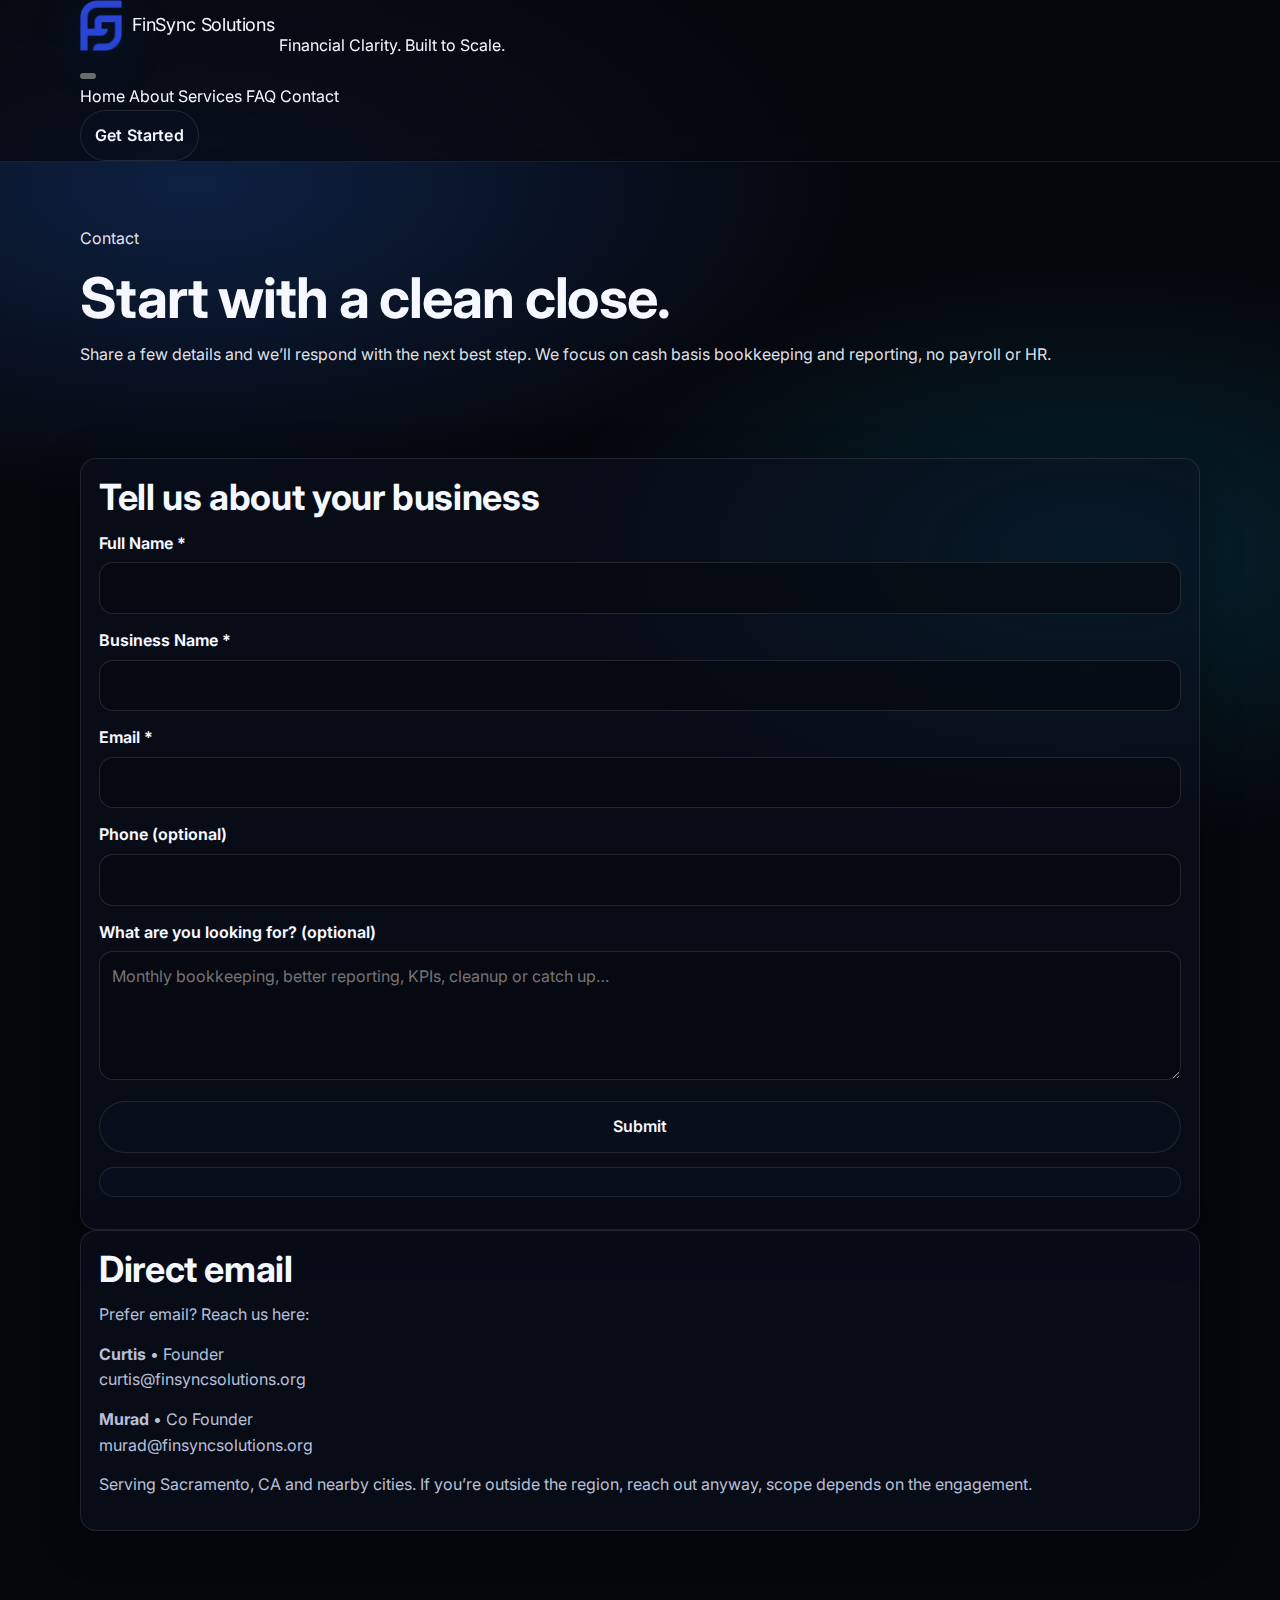
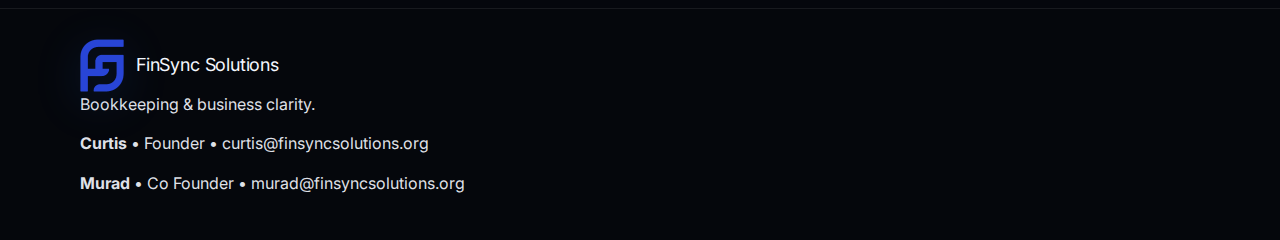
<file: contact.html>
<!doctype html>
<html lang="en">
<head>
  <meta charset="utf-8">
  <meta name="viewport" content="width=device-width, initial-scale=1">
  <meta name="theme-color" content="#000000">
  <!-- Google Tag Manager -->
  <script>(function(w,d,s,l,i){w[l]=w[l]||[];w[l].push({'gtm.start':
  new Date().getTime(),event:'gtm.js'});var f=d.getElementsByTagName(s)[0],
  j=d.createElement(s),dl=l!='dataLayer'?'&l='+l:'';j.async=true;j.src=
  'https://www.googletagmanager.com/gtm.js?id='+i+dl;f.parentNode.insertBefore(j,f);
  })(window,document,'script','dataLayer','GTM-5MTZNH3');</script>
  <!-- End Google Tag Manager -->

  <!-- Folder-aware <base> helper -->
  <script>
    (function () {
      var isFile = location.protocol === 'file:';
      var base = './';
      if (!isFile) {
        var path = location.pathname;
        if (!path.endsWith('/')) path = path.substring(0, path.lastIndexOf('/') + 1);
        base = path;
      }
      document.write('<base href="' + base + '">');
    })();
  </script>

  <link rel="icon" href="assets/img/favicon.ico" sizes="any">
  <link rel="icon" type="image/png" href="assets/img/favicon.png">
  <link rel="apple-touch-icon" href="assets/img/apple-touch-icon.png">

  <title>Contact FinSync Solutions | Sacramento Bookkeeping</title>
  <meta name="description" content="Contact FinSync Solutions for cash basis bookkeeping and reporting in Sacramento. Share your business details and we’ll follow up with next steps.">
  <link rel="canonical" href="https://finsyncsolutions.org/contact.html">

  <meta property="og:title" content="Contact FinSync Solutions | Sacramento Bookkeeping">
  <meta property="og:description" content="Reach out for cash basis bookkeeping, monthly close cadence, and KPI reporting built for owners.">
  <meta property="og:url" content="https://finsyncsolutions.org/contact.html">
  <meta property="og:type" content="website">
  <meta property="og:image" content="https://finsyncsolutions.org/assets/img/og.png">

  <meta name="twitter:card" content="summary_large_image">
  <meta name="twitter:title" content="Contact FinSync Solutions | Sacramento Bookkeeping">
  <meta name="twitter:description" content="Reach out for cash basis bookkeeping, monthly close cadence, and KPI reporting built for owners.">
  <meta name="twitter:image" content="https://finsyncsolutions.org/assets/img/og.png">

  <link rel="preconnect" href="https://fonts.googleapis.com">
  <link rel="preconnect" href="https://fonts.gstatic.com" crossorigin>
  <link href="https://fonts.googleapis.com/css2?family=Inter:wght@400;500;600;700&display=swap" rel="stylesheet">

  <link rel="stylesheet" href="assets/css/styles.css">
  <script defer src="assets/js/main.js"></script>

  <script type="application/ld+json">
  {
    "@context": "https://schema.org",
    "@graph": [
      {
        "@type": "WebSite",
        "@id": "https://finsyncsolutions.org/#website",
        "url": "https://finsyncsolutions.org/",
        "name": "FinSync Solutions",
        "inLanguage": "en-US"
      },
      {
        "@type": "AccountingService",
        "@id": "https://finsyncsolutions.org/#business",
        "name": "FinSync Solutions",
        "url": "https://finsyncsolutions.org/",
        "areaServed": "Sacramento, CA",
        "email": [
          "curtis@finsyncsolutions.org",
          "murad@finsyncsolutions.org"
        ],
        "founder": [
          { "@type": "Person", "name": "Curtis", "jobTitle": "Founder" },
          { "@type": "Person", "name": "Murad", "jobTitle": "Co Founder" }
        ]
      },
      {
        "@type": "WebPage",
        "@id": "https://finsyncsolutions.org/contact.html#webpage",
        "url": "https://finsyncsolutions.org/contact.html",
        "name": "Contact FinSync Solutions",
        "isPartOf": { "@id": "https://finsyncsolutions.org/#website" },
        "about": { "@id": "https://finsyncsolutions.org/#business" },
        "inLanguage": "en-US"
      }
    ]
  }
  </script>
</head>

<body>
  <!-- Google Tag Manager (noscript) -->
  <noscript><iframe src="https://www.googletagmanager.com/ns.html?id=GTM-5MTZNH3"
  height="0" width="0" style="display:none;visibility:hidden"></iframe></noscript>
  <!-- End Google Tag Manager (noscript) -->


  <a class="skip-link" href="#main">Skip to content</a>

  <div class="page" data-page="contact">
    <header class="site-header" data-header>
      <div class="container nav">
        <div class="nav__left">
          <a class="brand" href="index.html" aria-label="FinSync Solutions home">
            <img class="brand__mark" src="assets/img/mark.png" alt="" aria-hidden="true">
            <span class="brand__name">FinSync Solutions</span>
          </a>
          <span class="nav__tagline">Financial Clarity. Built to Scale.</span>
        </div>

        <button class="nav__toggle" type="button" aria-label="Open menu" aria-expanded="false" data-nav-toggle>
          <span class="nav__toggle-lines" aria-hidden="true"></span>
        </button>

        <div class="nav__panel" data-nav-panel>
          <nav class="nav__links" aria-label="Primary">
            <a class="nav__link" href="index.html">Home</a>
            <a class="nav__link" href="about.html">About</a>
            <a class="nav__link" href="services.html">Services</a>
            <a class="nav__link" href="faq.html">FAQ</a>
            <a class="nav__link" href="contact.html" aria-current="page">Contact</a>
          </nav>

          <a class="btn btn-primary nav__cta" href="contact.html">Get Started</a>
        </div>
      </div>
    </header>

    <main id="main">
      <section class="page-hero section">
        <div class="container">
          <p class="eyebrow">Contact</p>
          <h1>Start with a clean close.</h1>
          <p class="hero__subhead">
            Share a few details and we’ll respond with the next best step. We focus on cash basis bookkeeping and reporting, no payroll or HR.
          </p>
        </div>
      </section>

      <section class="section">
        <div class="container">
          <div class="contact-layout">
            <div class="card contact-card" data-reveal>
              <h2 class="contact-card__title">Tell us about your business</h2>

              <form class="form" data-contact-form novalidate>
                <div class="field">
                  <label class="label" for="fullName">Full Name <span class="req" aria-hidden="true">*</span></label>
                  <input class="input" id="fullName" name="fullName" type="text" autocomplete="name" required aria-invalid="false">
                  <div class="field__error" data-error-for="fullName" aria-live="polite"></div>
                </div>

                <div class="field">
                  <label class="label" for="businessName">Business Name <span class="req" aria-hidden="true">*</span></label>
                  <input class="input" id="businessName" name="businessName" type="text" autocomplete="organization" required aria-invalid="false">
                  <div class="field__error" data-error-for="businessName" aria-live="polite"></div>
                </div>

                <div class="field">
                  <label class="label" for="email">Email <span class="req" aria-hidden="true">*</span></label>
                  <input class="input" id="email" name="email" type="email" inputmode="email" autocomplete="email" required aria-invalid="false">
                  <div class="field__error" data-error-for="email" aria-live="polite"></div>
                </div>

                <div class="field">
                  <label class="label" for="phone">Phone <span class="optional">(optional)</span></label>
                  <input class="input" id="phone" name="phone" type="tel" inputmode="tel" autocomplete="tel" aria-invalid="false">
                  <div class="field__error" data-error-for="phone" aria-live="polite"></div>
                </div>

                <div class="field">
                  <label class="label" for="message">What are you looking for? <span class="optional">(optional)</span></label>
                  <textarea class="textarea" id="message" name="message" rows="4" placeholder="Monthly bookkeeping, better reporting, KPIs, cleanup or catch up…"></textarea>
                </div>

                <button class="btn btn-primary" type="submit">Submit</button>
                <p class="form-status" data-form-status role="status" aria-live="polite"></p>

                <!-- OPTIONAL: Formspree example (commented out)
                <input type="hidden" name="_subject" value="New FinSync Solutions lead">
                -->
              </form>
            </div>

            <aside class="card contact-aside" data-reveal>
              <h2 class="contact-aside__title">Direct email</h2>
              <p class="muted">Prefer email? Reach us here:</p>

              <div class="contact-aside__emails">
                <p><strong>Curtis</strong> • Founder<br><a href="mailto:curtis@finsyncsolutions.org">curtis@finsyncsolutions.org</a></p>
                <p><strong>Murad</strong> • Co Founder<br><a href="mailto:murad@finsyncsolutions.org">murad@finsyncsolutions.org</a></p>
              </div>

              <div class="contact-aside__note">
                <p class="muted">
                  Serving Sacramento, CA and nearby cities. If you’re outside the region, reach out anyway, scope depends on the engagement.
                </p>
              </div>
            </aside>
          </div>
        </div>
      </section>
    </main>

    <footer class="site-footer">
      <div class="container footer">
        <div class="footer__left">
          <a class="footer__brand brand brand--footer" href="index.html" aria-label="FinSync Solutions home">
            <img class="brand__mark" src="assets/img/mark.png" alt="" aria-hidden="true">
            <span class="brand__name">FinSync Solutions</span>
          </a>
          <p class="footer__tagline">Bookkeeping &amp; business clarity.</p>
        </div>

        <div class="footer__right">
          <p><strong>Curtis</strong> • Founder • <a href="mailto:curtis@finsyncsolutions.org">curtis@finsyncsolutions.org</a></p>
          <p><strong>Murad</strong> • Co Founder • <a href="mailto:murad@finsyncsolutions.org">murad@finsyncsolutions.org</a></p>
        </div>
      </div>
    </footer>
  </div>
</body>
</html>
</file>
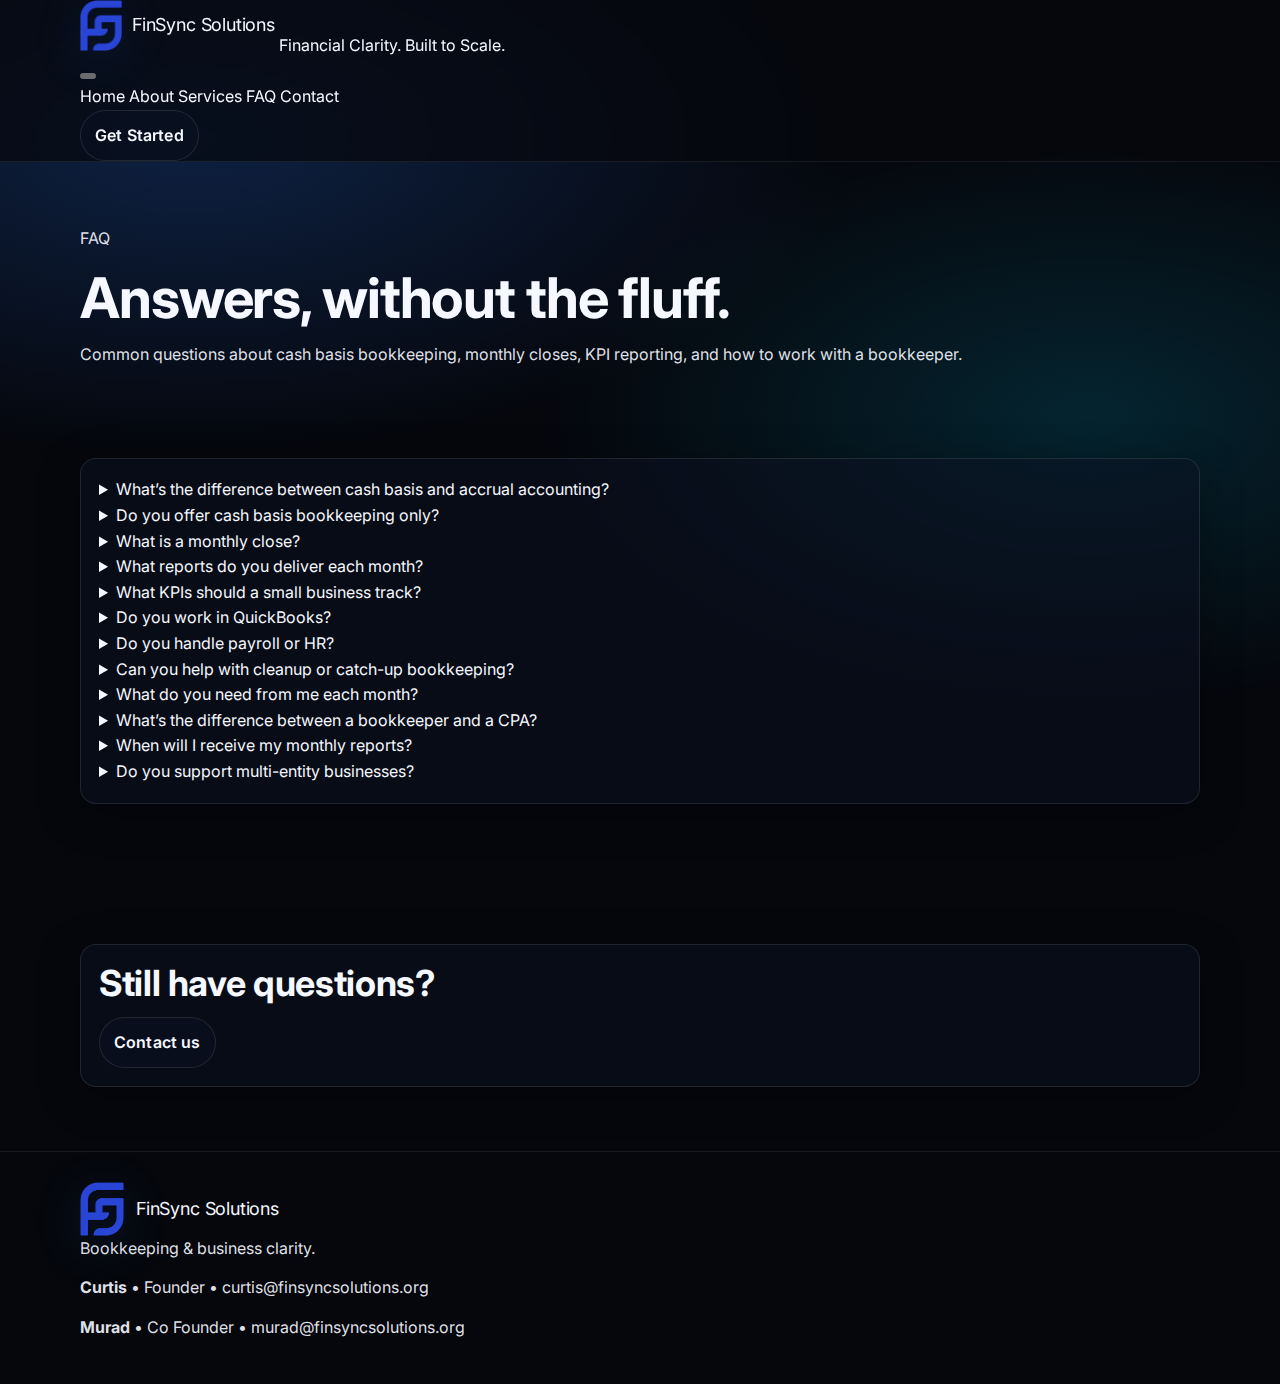
<file: faq.html>
<!doctype html>
<html lang="en">
<head>
  <meta charset="utf-8">
  <meta name="viewport" content="width=device-width, initial-scale=1">
  <meta name="theme-color" content="#000000">
  <!-- Google Tag Manager -->
  <script>(function(w,d,s,l,i){w[l]=w[l]||[];w[l].push({'gtm.start':
  new Date().getTime(),event:'gtm.js'});var f=d.getElementsByTagName(s)[0],
  j=d.createElement(s),dl=l!='dataLayer'?'&l='+l:'';j.async=true;j.src=
  'https://www.googletagmanager.com/gtm.js?id='+i+dl;f.parentNode.insertBefore(j,f);
  })(window,document,'script','dataLayer','GTM-5MTZNH3');</script>
  <!-- End Google Tag Manager -->

  <!-- Folder-aware <base> helper -->
  <script>
    (function () {
      var isFile = location.protocol === 'file:';
      var base = './';
      if (!isFile) {
        var path = location.pathname;
        if (!path.endsWith('/')) path = path.substring(0, path.lastIndexOf('/') + 1);
        base = path;
      }
      document.write('<base href="' + base + '">');
    })();
  </script>

  <link rel="icon" href="assets/img/favicon.ico" sizes="any">
  <link rel="icon" type="image/png" href="assets/img/favicon.png">
  <link rel="apple-touch-icon" href="assets/img/apple-touch-icon.png">

  <title>Bookkeeping FAQ | Cash Basis, Monthly Close & KPIs | FinSync Solutions</title>
  <meta name="description" content="Answers to common bookkeeping questions: cash vs accrual, monthly close, KPIs, QuickBooks workflows, cleanup/catch-up, and what to expect from a bookkeeper.">
  <link rel="canonical" href="https://finsyncsolutions.org/faq.html">

  <meta property="og:title" content="Bookkeeping FAQ | FinSync Solutions Sacramento">
  <meta property="og:description" content="Cash vs accrual, monthly close, KPI reporting, QuickBooks workflows, cleanup/catch-up, and more.">
  <meta property="og:url" content="https://finsyncsolutions.org/faq.html">
  <meta property="og:type" content="website">
  <meta property="og:image" content="https://finsyncsolutions.org/assets/img/og.png">

  <meta name="twitter:card" content="summary_large_image">
  <meta name="twitter:title" content="Bookkeeping FAQ | FinSync Solutions Sacramento">
  <meta name="twitter:description" content="Cash vs accrual, monthly close, KPI reporting, QuickBooks workflows, cleanup/catch-up, and more.">
  <meta name="twitter:image" content="https://finsyncsolutions.org/assets/img/og.png">

  <link rel="preconnect" href="https://fonts.googleapis.com">
  <link rel="preconnect" href="https://fonts.gstatic.com" crossorigin>
  <link href="https://fonts.googleapis.com/css2?family=Inter:wght@400;500;600;700&display=swap" rel="stylesheet">

  <link rel="stylesheet" href="assets/css/styles.css">
  <script defer src="assets/js/main.js"></script>

  <script type="application/ld+json">
  {
    "@context": "https://schema.org",
    "@graph": [
      {
        "@type": "WebSite",
        "@id": "https://finsyncsolutions.org/#website",
        "url": "https://finsyncsolutions.org/",
        "name": "FinSync Solutions",
        "inLanguage": "en-US"
      },
      {
        "@type": "AccountingService",
        "@id": "https://finsyncsolutions.org/#business",
        "name": "FinSync Solutions",
        "url": "https://finsyncsolutions.org/",
        "areaServed": "Sacramento, CA",
        "email": [
          "curtis@finsyncsolutions.org",
          "murad@finsyncsolutions.org"
        ],
        "founder": [
          { "@type": "Person", "name": "Curtis", "jobTitle": "Founder" },
          { "@type": "Person", "name": "Murad", "jobTitle": "Co Founder" }
        ]
      },
      {
        "@type": "WebPage",
        "@id": "https://finsyncsolutions.org/faq.html#webpage",
        "url": "https://finsyncsolutions.org/faq.html",
        "name": "Bookkeeping FAQ",
        "isPartOf": { "@id": "https://finsyncsolutions.org/#website" },
        "about": { "@id": "https://finsyncsolutions.org/#business" },
        "inLanguage": "en-US"
      }
    ]
  }
  </script>

  <script type="application/ld+json">
  {
    "@context": "https://schema.org",
    "@type": "FAQPage",
    "mainEntity": [
      {
        "@type": "Question",
        "name": "What’s the difference between cash basis and accrual accounting?",
        "acceptedAnswer": {
          "@type": "Answer",
          "text": "cash basis records income and expenses when money moves. Accrual records revenue when earned and expenses when incurred. cash basis is often simpler for owner-operated businesses focused on cash clarity."
        }
      },
      {
        "@type": "Question",
        "name": "Do you offer cash basis bookkeeping only?",
        "acceptedAnswer": {
          "@type": "Answer",
          "text": "Yes. FinSync Solutions focuses on cash basis bookkeeping with consistent month end closes and reporting designed for decision-making."
        }
      },
      {
        "@type": "Question",
        "name": "What is a monthly close?",
        "acceptedAnswer": {
          "@type": "Answer",
          "text": "A monthly close is a structured process to reconcile activity, verify balances, and finalize statements for the month. The goal is accuracy and consistency, not real time noise."
        }
      },
      {
        "@type": "Question",
        "name": "What reports do you deliver each month?",
        "acceptedAnswer": {
          "@type": "Answer",
          "text": "At minimum, a Profit & Loss, Balance Sheet, and Cash Flow summary, plus a reporting pack that can include KPI snapshots, trends, and variance notes depending on the plan."
        }
      },
      {
        "@type": "Question",
        "name": "What KPIs should I track as a small business?",
        "acceptedAnswer": {
          "@type": "Answer",
          "text": "It depends on how the business makes money. Common examples include gross margin, net margin, cash runway, revenue per customer, labor ratio, and operating expense trends. We align KPIs to decisions."
        }
      },
      {
        "@type": "Question",
        "name": "Do you support QuickBooks?",
        "acceptedAnswer": {
          "@type": "Answer",
          "text": "Yes. Our workflow is built around QuickBooks to keep bookkeeping clean, consistent, and easy for clients to access."
        }
      },
      {
        "@type": "Question",
        "name": "Do you handle payroll or HR?",
        "acceptedAnswer": {
          "@type": "Answer",
          "text": "No. We focus on bookkeeping and reporting. Payroll/HR is not part of our scope."
        }
      },
      {
        "@type": "Question",
        "name": "Can you help with cleanup or catch-up bookkeeping?",
        "acceptedAnswer": {
          "@type": "Answer",
          "text": "Yes. If books are behind or messy, we can scope a cleanup/catch-up phase and then move into an ongoing monthly cadence."
        }
      },
      {
        "@type": "Question",
        "name": "What do clients provide each month?",
        "acceptedAnswer": {
          "@type": "Answer",
          "text": "Typically: access to accounts in QuickBooks, timely bank/credit statements (if needed), and answers to a short list of close questions. The goal is a repeatable rhythm."
        }
      },
      {
        "@type": "Question",
        "name": "What’s the difference between a bookkeeper and a CPA?",
        "acceptedAnswer": {
          "@type": "Answer",
          "text": "Bookkeepers keep records clean and reporting consistent. CPAs typically focus on tax filing, attest work, and higher-level advisory. Many businesses use both."
        }
      },
      {
        "@type": "Question",
        "name": "When will I receive my monthly reports?",
        "acceptedAnswer": {
          "@type": "Answer",
          "text": "We align on a consistent close cadence. Timing depends on complexity and when required inputs are available, but the goal is a predictable monthly delivery."
        }
      },
      {
        "@type": "Question",
        "name": "Do you support multi-entity businesses?",
        "acceptedAnswer": {
          "@type": "Answer",
          "text": "Yes, in the Advanced plan where multi-entity and multi-file reporting is supported. We’ll confirm scope during onboarding."
        }
      }
    ]
  }
  </script>
</head>

<body>
  <!-- Google Tag Manager (noscript) -->
  <noscript><iframe src="https://www.googletagmanager.com/ns.html?id=GTM-5MTZNH3"
  height="0" width="0" style="display:none;visibility:hidden"></iframe></noscript>
  <!-- End Google Tag Manager (noscript) -->


  <a class="skip-link" href="#main">Skip to content</a>

  <div class="page" data-page="faq">
    <header class="site-header" data-header>
      <div class="container nav">
        <div class="nav__left">
          <a class="brand" href="index.html" aria-label="FinSync Solutions home">
            <img class="brand__mark" src="assets/img/mark.png" alt="" aria-hidden="true">
            <span class="brand__name">FinSync Solutions</span>
          </a>
          <span class="nav__tagline">Financial Clarity. Built to Scale.</span>
        </div>

        <button class="nav__toggle" type="button" aria-label="Open menu" aria-expanded="false" data-nav-toggle>
          <span class="nav__toggle-lines" aria-hidden="true"></span>
        </button>

        <div class="nav__panel" data-nav-panel>
          <nav class="nav__links" aria-label="Primary">
            <a class="nav__link" href="index.html">Home</a>
            <a class="nav__link" href="about.html">About</a>
            <a class="nav__link" href="services.html">Services</a>
            <a class="nav__link" href="faq.html" aria-current="page">FAQ</a>
            <a class="nav__link" href="contact.html">Contact</a>
          </nav>

          <a class="btn btn-primary nav__cta" href="contact.html">Get Started</a>
        </div>
      </div>
    </header>

    <main id="main">
      <section class="page-hero section">
        <div class="container">
          <p class="eyebrow">FAQ</p>
          <h1>Answers, without the fluff.</h1>
          <p class="hero__subhead">
            Common questions about cash basis bookkeeping, monthly closes, KPI reporting, and how to work with a bookkeeper.
          </p>
        </div>
      </section>

      <section class="section">
        <div class="container">
          <div class="faq card" data-reveal>
            <details class="faq__item">
              <summary>What’s the difference between cash basis and accrual accounting?</summary>
              <div class="faq__answer">
                <p>cash basis records income and expenses when money moves. Accrual records revenue when earned and expenses when incurred.</p>
                <p>For many owner-operated businesses, cash basis is simpler and aligns closely with cash visibility.</p>
              </div>
            </details>

            <details class="faq__item">
              <summary>Do you offer cash basis bookkeeping only?</summary>
              <div class="faq__answer">
                <p>Yes. We focus on cash basis bookkeeping, consistent month end closes, and reporting built for decision-making.</p>
              </div>
            </details>

            <details class="faq__item">
              <summary>What is a monthly close?</summary>
              <div class="faq__answer">
                <p>A monthly close is the structured process of reconciling activity, verifying balances, and finalizing statements for the month.</p>
                <p>The goal is accuracy and consistency, not real time noise.</p>
              </div>
            </details>

            <details class="faq__item">
              <summary>What reports do you deliver each month?</summary>
              <div class="faq__answer">
                <p>At minimum: Profit &amp; Loss, Balance Sheet, and a Cash Flow summary.</p>
                <p>Depending on plan, you’ll also receive a reporting pack that can include KPIs, trends, and variance notes.</p>
              </div>
            </details>

            <details class="faq__item">
              <summary>What KPIs should a small business track?</summary>
              <div class="faq__answer">
                <p>It depends on how you make money. Common KPIs include gross margin, net margin, cash runway, revenue per customer, labor ratio, and operating expense trends.</p>
                <p>We align KPIs to the decisions you need to make.</p>
              </div>
            </details>

            <details class="faq__item">
              <summary>Do you work in QuickBooks?</summary>
              <div class="faq__answer">
                <p>Yes. Our workflow is built around QuickBooks to keep bookkeeping clean, consistent, and easy for clients to access.</p>
              </div>
            </details>

            <details class="faq__item">
              <summary>Do you handle payroll or HR?</summary>
              <div class="faq__answer">
                <p>No. We focus on bookkeeping and reporting. Payroll/HR is not part of our scope.</p>
              </div>
            </details>

            <details class="faq__item">
              <summary>Can you help with cleanup or catch-up bookkeeping?</summary>
              <div class="faq__answer">
                <p>Yes. If books are behind or messy, we can scope a cleanup/catch-up phase and then move into an ongoing monthly cadence.</p>
              </div>
            </details>

            <details class="faq__item">
              <summary>What do you need from me each month?</summary>
              <div class="faq__answer">
                <p>Typically: access to accounts in QuickBooks, timely statements (if needed), and answers to a short list of close questions.</p>
                <p>We aim for a repeatable rhythm and minimal back-and-forth.</p>
              </div>
            </details>

            <details class="faq__item">
              <summary>What’s the difference between a bookkeeper and a CPA?</summary>
              <div class="faq__answer">
                <p>Bookkeepers keep records clean and reporting consistent. CPAs typically focus on tax filing, attest work, and higher-level advisory.</p>
                <p>Many businesses use both.</p>
              </div>
            </details>

            <details class="faq__item">
              <summary>When will I receive my monthly reports?</summary>
              <div class="faq__answer">
                <p>We align on a consistent close cadence. Timing depends on complexity and when required inputs are available.</p>
                <p>The goal is predictable monthly delivery.</p>
              </div>
            </details>

            <details class="faq__item">
              <summary>Do you support multi-entity businesses?</summary>
              <div class="faq__answer">
                <p>Yes, in the Advanced plan where multi-entity and multi-file reporting is supported. We’ll confirm scope during onboarding.</p>
              </div>
            </details>
          </div>
        </div>
      </section>

      <section class="section section--tight">
        <div class="container">
          <div class="cta-row card" data-reveal>
            <h2 class="cta-row__text">Still have questions?</h2>
            <a class="btn btn-primary" href="contact.html">Contact us</a>
          </div>
        </div>
      </section>
    </main>

    <footer class="site-footer">
      <div class="container footer">
        <div class="footer__left">
          <a class="footer__brand brand brand--footer" href="index.html" aria-label="FinSync Solutions home">
            <img class="brand__mark" src="assets/img/mark.png" alt="" aria-hidden="true">
            <span class="brand__name">FinSync Solutions</span>
          </a>
          <p class="footer__tagline">Bookkeeping &amp; business clarity.</p>
        </div>

        <div class="footer__right">
          <p><strong>Curtis</strong> • Founder • <a href="mailto:curtis@finsyncsolutions.org">curtis@finsyncsolutions.org</a></p>
          <p><strong>Murad</strong> • Co Founder • <a href="mailto:murad@finsyncsolutions.org">murad@finsyncsolutions.org</a></p>
        </div>
      </div>
    </footer>
  </div>
</body>
</html>
</file>
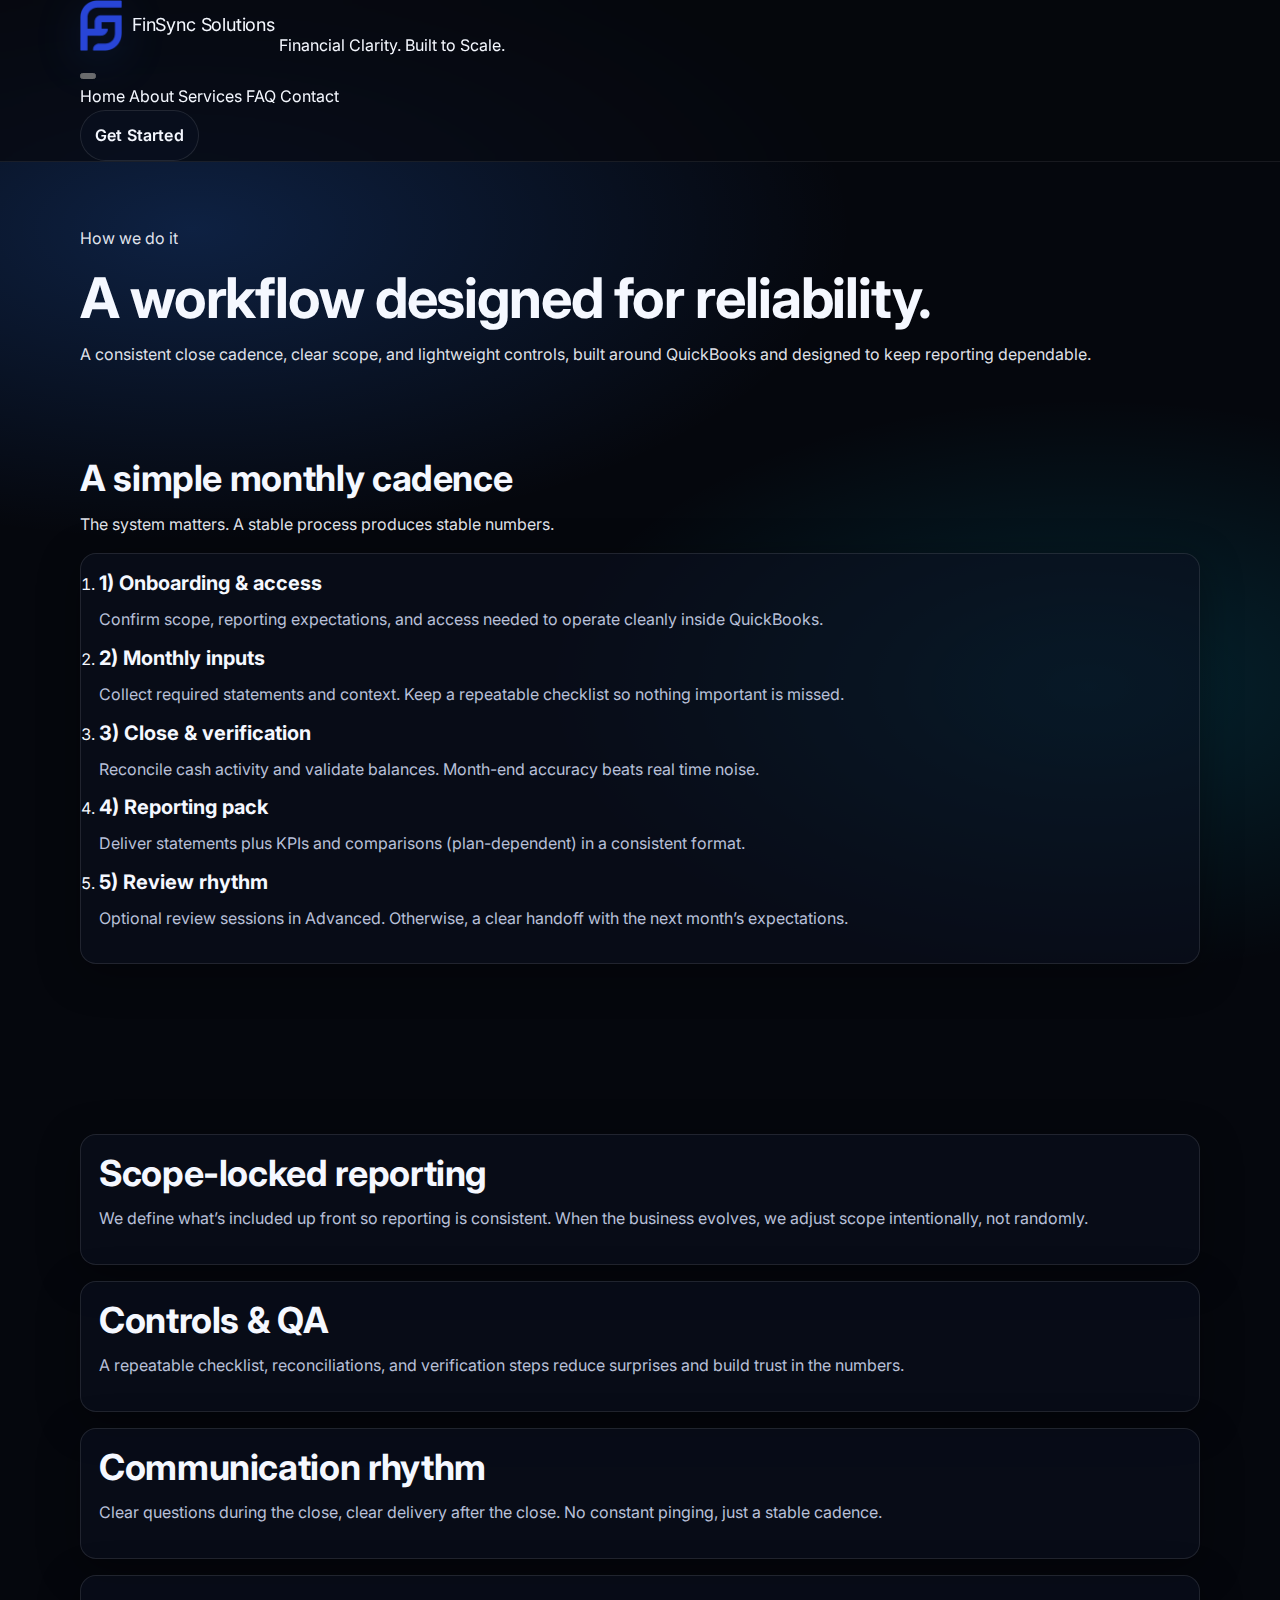
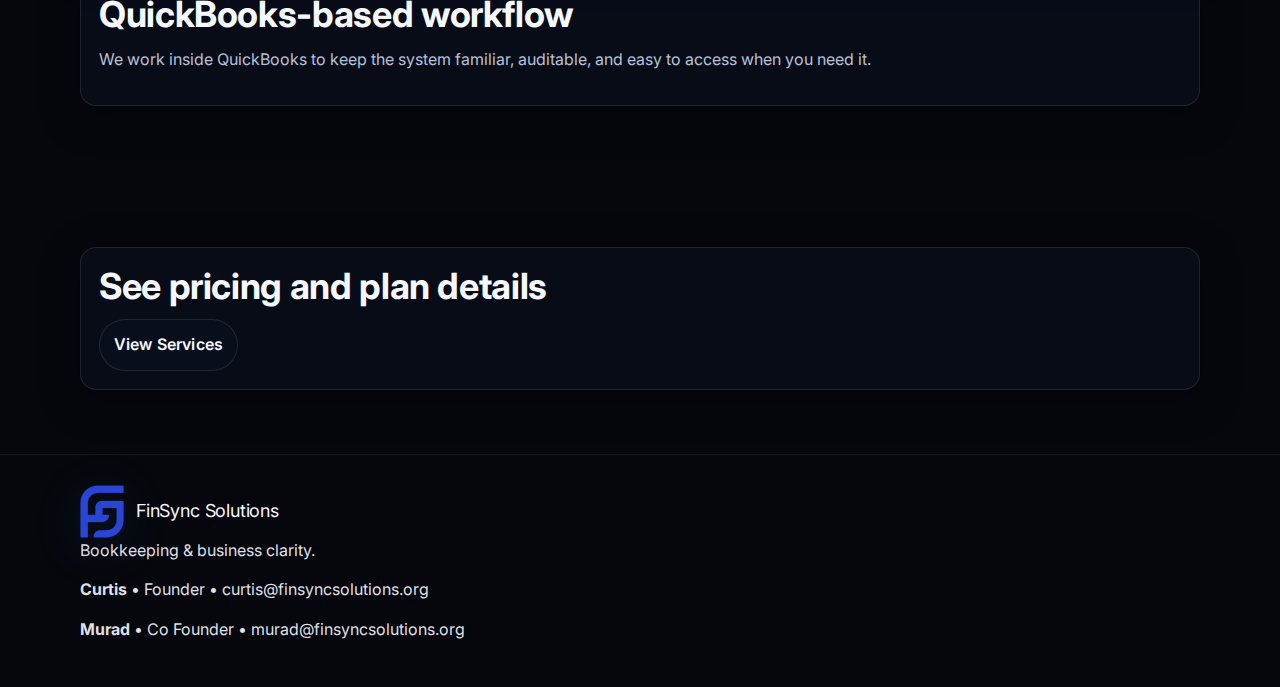
<file: how-we-do-it.html>
<!doctype html>
<html lang="en">
<head>
  <meta charset="utf-8">
  <meta name="viewport" content="width=device-width, initial-scale=1">
  <meta name="theme-color" content="#000000">
  <!-- Google Tag Manager -->
  <script>(function(w,d,s,l,i){w[l]=w[l]||[];w[l].push({'gtm.start':
  new Date().getTime(),event:'gtm.js'});var f=d.getElementsByTagName(s)[0],
  j=d.createElement(s),dl=l!='dataLayer'?'&l='+l:'';j.async=true;j.src=
  'https://www.googletagmanager.com/gtm.js?id='+i+dl;f.parentNode.insertBefore(j,f);
  })(window,document,'script','dataLayer','GTM-5MTZNH3');</script>
  <!-- End Google Tag Manager -->

  <!-- Folder-aware <base> helper -->
  <script>
    (function () {
      var isFile = location.protocol === 'file:';
      var base = './';
      if (!isFile) {
        var path = location.pathname;
        if (!path.endsWith('/')) path = path.substring(0, path.lastIndexOf('/') + 1);
        base = path;
      }
      document.write('<base href="' + base + '">');
    })();
  </script>

  <link rel="icon" href="assets/img/favicon.ico" sizes="any">
  <link rel="icon" type="image/png" href="assets/img/favicon.png">
  <link rel="apple-touch-icon" href="assets/img/apple-touch-icon.png">

  <title>How We Do It | Monthly Close Process & Controls | FinSync Solutions</title>
  <meta name="description" content="How FinSync Solutions works: a repeatable monthly close cadence, quality controls, scope locked reporting, and a QuickBooks-based workflow built for reliability.">
  <link rel="canonical" href="https://finsyncsolutions.org/how-we-do-it.html">

  <meta property="og:title" content="How We Do It | FinSync Solutions">
  <meta property="og:description" content="A repeatable close cadence with controls, scope locked reporting, and a communication rhythm that stays consistent.">
  <meta property="og:url" content="https://finsyncsolutions.org/how-we-do-it.html">
  <meta property="og:type" content="website">
  <meta property="og:image" content="https://finsyncsolutions.org/assets/img/og.png">

  <meta name="twitter:card" content="summary_large_image">
  <meta name="twitter:title" content="How We Do It | FinSync Solutions">
  <meta name="twitter:description" content="A repeatable close cadence with controls, scope locked reporting, and a communication rhythm that stays consistent.">
  <meta name="twitter:image" content="https://finsyncsolutions.org/assets/img/og.png">

  <link rel="preconnect" href="https://fonts.googleapis.com">
  <link rel="preconnect" href="https://fonts.gstatic.com" crossorigin>
  <link href="https://fonts.googleapis.com/css2?family=Inter:wght@400;500;600;700&display=swap" rel="stylesheet">

  <link rel="stylesheet" href="assets/css/styles.css">
  <script defer src="assets/js/main.js"></script>

  <script type="application/ld+json">
  {
    "@context": "https://schema.org",
    "@graph": [
      {
        "@type": "WebSite",
        "@id": "https://finsyncsolutions.org/#website",
        "url": "https://finsyncsolutions.org/",
        "name": "FinSync Solutions",
        "inLanguage": "en-US"
      },
      {
        "@type": "AccountingService",
        "@id": "https://finsyncsolutions.org/#business",
        "name": "FinSync Solutions",
        "url": "https://finsyncsolutions.org/",
        "areaServed": "Sacramento, CA",
        "email": [
          "curtis@finsyncsolutions.org",
          "murad@finsyncsolutions.org"
        ],
        "founder": [
          { "@type": "Person", "name": "Curtis", "jobTitle": "Founder" },
          { "@type": "Person", "name": "Murad", "jobTitle": "Co Founder" }
        ]
      },
      {
        "@type": "WebPage",
        "@id": "https://finsyncsolutions.org/how-we-do-it.html#webpage",
        "url": "https://finsyncsolutions.org/how-we-do-it.html",
        "name": "How We Do It",
        "isPartOf": { "@id": "https://finsyncsolutions.org/#website" },
        "about": { "@id": "https://finsyncsolutions.org/#business" },
        "inLanguage": "en-US"
      }
    ]
  }
  </script>
</head>

<body>
  <!-- Google Tag Manager (noscript) -->
  <noscript><iframe src="https://www.googletagmanager.com/ns.html?id=GTM-5MTZNH3"
  height="0" width="0" style="display:none;visibility:hidden"></iframe></noscript>
  <!-- End Google Tag Manager (noscript) -->


  <a class="skip-link" href="#main">Skip to content</a>

  <div class="page" data-page="how-we-do-it">
    <header class="site-header" data-header>
      <div class="container nav">
        <div class="nav__left">
          <a class="brand" href="index.html" aria-label="FinSync Solutions home">
            <img class="brand__mark" src="assets/img/mark.png" alt="" aria-hidden="true">
            <span class="brand__name">FinSync Solutions</span>
          </a>
          <span class="nav__tagline">Financial Clarity. Built to Scale.</span>
        </div>

        <button class="nav__toggle" type="button" aria-label="Open menu" aria-expanded="false" data-nav-toggle>
          <span class="nav__toggle-lines" aria-hidden="true"></span>
        </button>

        <div class="nav__panel" data-nav-panel>
          <nav class="nav__links" aria-label="Primary">
            <a class="nav__link" href="index.html">Home</a>
            <a class="nav__link" href="about.html">About</a>
            <a class="nav__link" href="services.html">Services</a>
            <a class="nav__link" href="faq.html">FAQ</a>
            <a class="nav__link" href="contact.html">Contact</a>
          </nav>

          <a class="btn btn-primary nav__cta" href="contact.html">Get Started</a>
        </div>
      </div>
    </header>

    <main id="main">
      <section class="page-hero section">
        <div class="container">
          <p class="eyebrow">How we do it</p>
          <h1>A workflow designed for reliability.</h1>
          <p class="hero__subhead">
            A consistent close cadence, clear scope, and lightweight controls, built around QuickBooks and designed to keep reporting dependable.
          </p>
        </div>
      </section>

      <section class="section">
        <div class="container">
          <h2 class="section-title">A simple monthly cadence</h2>
          <p class="section-lede">
            The system matters. A stable process produces stable numbers.
          </p>

          <ol class="timeline card" data-reveal>
            <li class="timeline__item">
              <h3 class="timeline__title">1) Onboarding &amp; access</h3>
              <p class="timeline__text">Confirm scope, reporting expectations, and access needed to operate cleanly inside QuickBooks.</p>
            </li>
            <li class="timeline__item">
              <h3 class="timeline__title">2) Monthly inputs</h3>
              <p class="timeline__text">Collect required statements and context. Keep a repeatable checklist so nothing important is missed.</p>
            </li>
            <li class="timeline__item">
              <h3 class="timeline__title">3) Close &amp; verification</h3>
              <p class="timeline__text">Reconcile cash activity and validate balances. Month-end accuracy beats real time noise.</p>
            </li>
            <li class="timeline__item">
              <h3 class="timeline__title">4) Reporting pack</h3>
              <p class="timeline__text">Deliver statements plus KPIs and comparisons (plan-dependent) in a consistent format.</p>
            </li>
            <li class="timeline__item">
              <h3 class="timeline__title">5) Review rhythm</h3>
              <p class="timeline__text">Optional review sessions in Advanced. Otherwise, a clear handoff with the next month’s expectations.</p>
            </li>
          </ol>
        </div>
      </section>

      <section class="section">
        <div class="container">
          <div class="grid grid--content">
            <article class="card content" data-reveal>
              <h2>Scope-locked reporting</h2>
              <p class="muted">
                We define what’s included up front so reporting is consistent. When the business evolves, we adjust scope intentionally, not randomly.
              </p>
            </article>

            <article class="card content" data-reveal>
              <h2>Controls &amp; QA</h2>
              <p class="muted">
                A repeatable checklist, reconciliations, and verification steps reduce surprises and build trust in the numbers.
              </p>
            </article>

            <article class="card content" data-reveal>
              <h2>Communication rhythm</h2>
              <p class="muted">
                Clear questions during the close, clear delivery after the close. No constant pinging, just a stable cadence.
              </p>
            </article>

            <article class="card content" data-reveal>
              <h2>QuickBooks-based workflow</h2>
              <p class="muted">
                We work inside QuickBooks to keep the system familiar, auditable, and easy to access when you need it.
              </p>
            </article>
          </div>
        </div>
      </section>

      <section class="section section--tight">
        <div class="container">
          <div class="cta-row card" data-reveal>
            <h2 class="cta-row__text">See pricing and plan details</h2>
            <a class="btn btn-primary" href="services.html">View Services</a>
          </div>
        </div>
      </section>
    </main>

    <footer class="site-footer">
      <div class="container footer">
        <div class="footer__left">
          <a class="footer__brand brand brand--footer" href="index.html" aria-label="FinSync Solutions home">
            <img class="brand__mark" src="assets/img/mark.png" alt="" aria-hidden="true">
            <span class="brand__name">FinSync Solutions</span>
          </a>
          <p class="footer__tagline">Bookkeeping &amp; business clarity.</p>
        </div>

        <div class="footer__right">
          <p><strong>Curtis</strong> • Founder • <a href="mailto:curtis@finsyncsolutions.org">curtis@finsyncsolutions.org</a></p>
          <p><strong>Murad</strong> • Co Founder • <a href="mailto:murad@finsyncsolutions.org">murad@finsyncsolutions.org</a></p>
        </div>
      </div>
    </footer>
  </div>
</body>
</html>
</file>
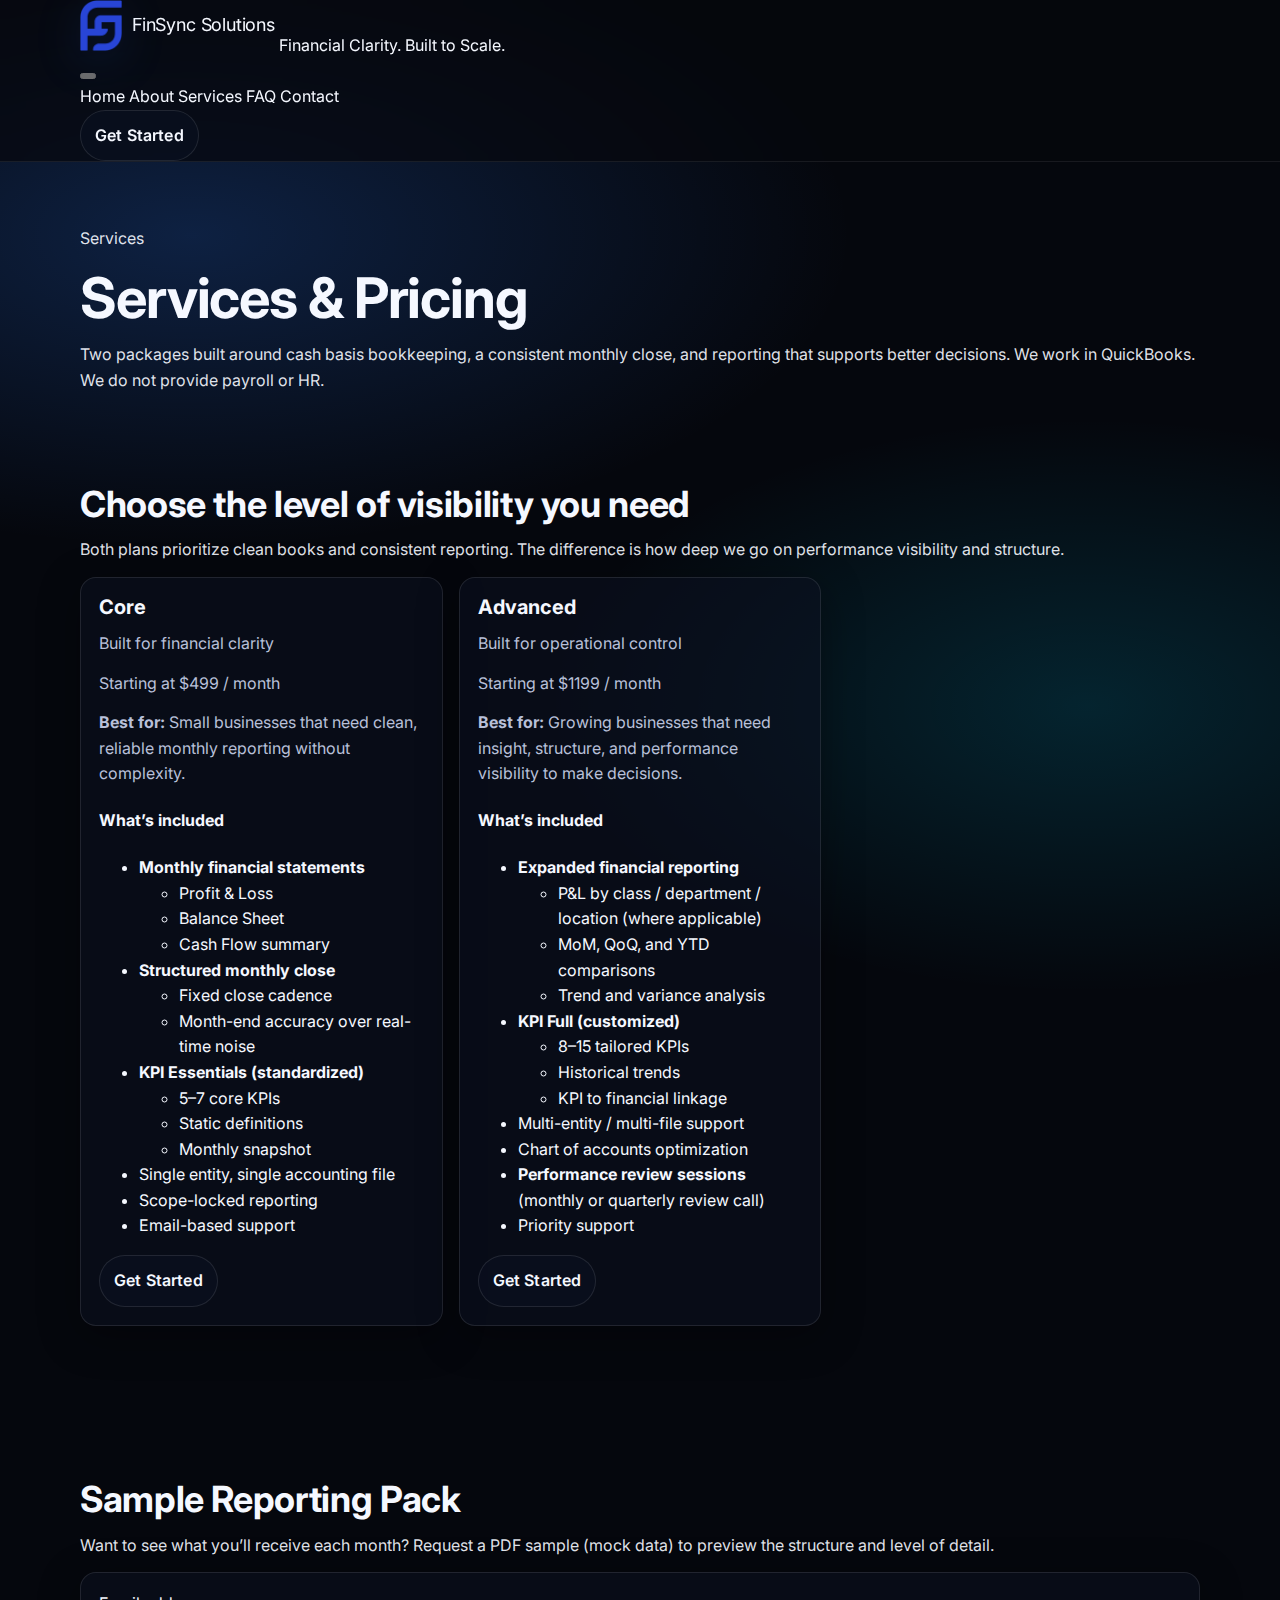
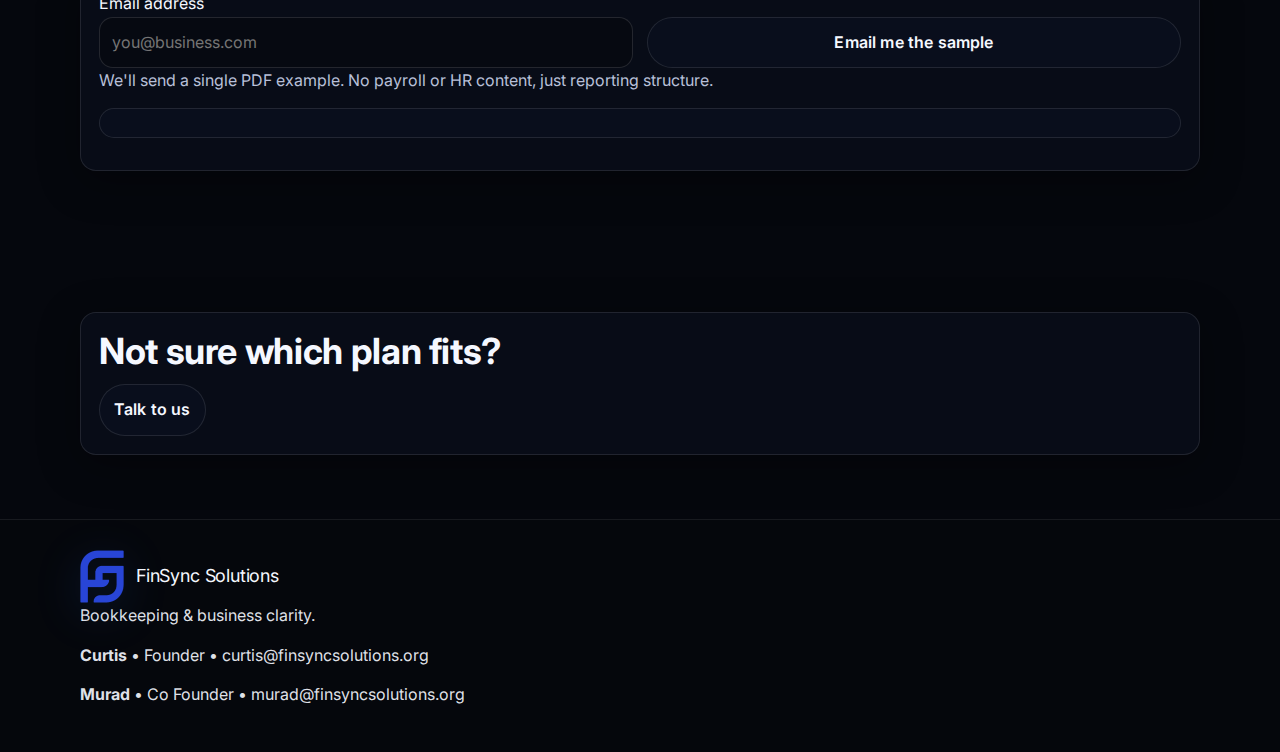
<file: services.html>
<!doctype html>
<html lang="en">
<head>
  <meta charset="utf-8">
  <meta name="viewport" content="width=device-width, initial-scale=1">
  <meta name="theme-color" content="#000000">
  <!-- Google Tag Manager -->
  <script>(function(w,d,s,l,i){w[l]=w[l]||[];w[l].push({'gtm.start':
  new Date().getTime(),event:'gtm.js'});var f=d.getElementsByTagName(s)[0],
  j=d.createElement(s),dl=l!='dataLayer'?'&l='+l:'';j.async=true;j.src=
  'https://www.googletagmanager.com/gtm.js?id='+i+dl;f.parentNode.insertBefore(j,f);
  })(window,document,'script','dataLayer','GTM-5MTZNH3');</script>
  <!-- End Google Tag Manager -->

  <!-- Folder-aware <base> helper -->
  <script>
    (function () {
      var isFile = location.protocol === 'file:';
      var base = './';
      if (!isFile) {
        var path = location.pathname;
        if (!path.endsWith('/')) path = path.substring(0, path.lastIndexOf('/') + 1);
        base = path;
      }
      document.write('<base href="' + base + '">');
    })();
  </script>

  <link rel="icon" href="assets/img/favicon.ico" sizes="any">
  <link rel="icon" type="image/png" href="assets/img/favicon.png">
  <link rel="apple-touch-icon" href="assets/img/apple-touch-icon.png">

  <title>Bookkeeping Services & Pricing | FinSync Solutions Sacramento</title>
  <meta name="description" content="FinSync Solutions offers cash basis bookkeeping in Sacramento with two plans: Core and Advanced. Predictable monthly close, clean statements, and KPI reporting.">
  <link rel="canonical" href="https://finsyncsolutions.org/services.html">

  <meta property="og:title" content="Bookkeeping Services & Pricing | FinSync Solutions Sacramento">
  <meta property="og:description" content="Two plans built for clarity: predictable monthly close, reporting packs, and KPIs without payroll or HR.">
  <meta property="og:url" content="https://finsyncsolutions.org/services.html">
  <meta property="og:type" content="website">
  <meta property="og:image" content="https://finsyncsolutions.org/assets/img/og.png">

  <meta name="twitter:card" content="summary_large_image">
  <meta name="twitter:title" content="Bookkeeping Services & Pricing | FinSync Solutions Sacramento">
  <meta name="twitter:description" content="Two plans built for clarity: predictable monthly close, reporting packs, and KPIs without payroll or HR.">
  <meta name="twitter:image" content="https://finsyncsolutions.org/assets/img/og.png">

  <link rel="preconnect" href="https://fonts.googleapis.com">
  <link rel="preconnect" href="https://fonts.gstatic.com" crossorigin>
  <link href="https://fonts.googleapis.com/css2?family=Inter:wght@400;500;600;700&display=swap" rel="stylesheet">

  <link rel="stylesheet" href="assets/css/styles.css">
  <script defer src="assets/js/main.js"></script>

  <script type="application/ld+json">
  {
    "@context": "https://schema.org",
    "@graph": [
      {
        "@type": "WebSite",
        "@id": "https://finsyncsolutions.org/#website",
        "url": "https://finsyncsolutions.org/",
        "name": "FinSync Solutions",
        "inLanguage": "en-US"
      },
      {
        "@type": "AccountingService",
        "@id": "https://finsyncsolutions.org/#business",
        "name": "FinSync Solutions",
        "url": "https://finsyncsolutions.org/",
        "areaServed": "Sacramento, CA",
        "email": [
          "curtis@finsyncsolutions.org",
          "murad@finsyncsolutions.org"
        ],
        "founder": [
          { "@type": "Person", "name": "Curtis", "jobTitle": "Founder" },
          { "@type": "Person", "name": "Murad", "jobTitle": "Co Founder" }
        ]
      },
      {
        "@type": "WebPage",
        "@id": "https://finsyncsolutions.org/services.html#webpage",
        "url": "https://finsyncsolutions.org/services.html",
        "name": "Bookkeeping Services & Pricing",
        "isPartOf": { "@id": "https://finsyncsolutions.org/#website" },
        "about": { "@id": "https://finsyncsolutions.org/#business" },
        "inLanguage": "en-US"
      }
    ]
  }
  </script>
</head>

<body>
  <!-- Google Tag Manager (noscript) -->
  <noscript><iframe src="https://www.googletagmanager.com/ns.html?id=GTM-5MTZNH3"
  height="0" width="0" style="display:none;visibility:hidden"></iframe></noscript>
  <!-- End Google Tag Manager (noscript) -->


  <a class="skip-link" href="#main">Skip to content</a>

  <div class="page" data-page="services">
    <header class="site-header" data-header>
      <div class="container nav">
        <div class="nav__left">
          <a class="brand" href="index.html" aria-label="FinSync Solutions home">
            <img class="brand__mark" src="assets/img/mark.png" alt="" aria-hidden="true">
            <span class="brand__name">FinSync Solutions</span>
          </a>
          <span class="nav__tagline">Financial Clarity. Built to Scale.</span>
        </div>

        <button class="nav__toggle" type="button" aria-label="Open menu" aria-expanded="false" data-nav-toggle>
          <span class="nav__toggle-lines" aria-hidden="true"></span>
        </button>

        <div class="nav__panel" data-nav-panel>
          <nav class="nav__links" aria-label="Primary">
            <a class="nav__link" href="index.html">Home</a>
            <a class="nav__link" href="about.html">About</a>
            <a class="nav__link" href="services.html" aria-current="page">Services</a>
            <a class="nav__link" href="faq.html">FAQ</a>
            <a class="nav__link" href="contact.html">Contact</a>
          </nav>

          <a class="btn btn-primary nav__cta" href="contact.html">Get Started</a>
        </div>
      </div>
    </header>

    <main id="main">
      <section class="page-hero section">
        <div class="container">
          <p class="eyebrow">Services</p>
          <h1>Services &amp; Pricing</h1>
          <p class="hero__subhead">
            Two packages built around cash basis bookkeeping, a consistent monthly close, and reporting that supports better decisions.
            We work in QuickBooks. We do not provide payroll or HR.
          </p>
        </div>
      </section>

      <section class="section">
        <div class="container">
          <h2 class="section-title">Choose the level of visibility you need</h2>
          <p class="section-lede">
            Both plans prioritize clean books and consistent reporting. The difference is how deep we go on performance visibility and structure.
          </p>

          <div class="pricing">
            <article class="card pricing-card" data-reveal>
              <header class="pricing-card__header">
                <h3 class="pricing-card__plan">Core</h3>
                <p class="pricing-card__tagline">Built for financial clarity</p>
                <p class="pricing-card__price">
                  <span class="pricing-card__starting">Starting at</span>
                  <span class="pricing-card__amount">$499</span>
                  <span class="pricing-card__term">/ month</span>
                </p>
                <p class="pricing-card__bestfor"><strong>Best for:</strong> Small businesses that need clean, reliable monthly reporting without complexity.</p>
              </header>

              <div class="pricing-card__body">
                <h4 class="pricing-card__subtitle">What’s included</h4>
                <ul class="list">
                  <li><strong>Monthly financial statements</strong>
                    <ul>
                      <li>Profit &amp; Loss</li>
                      <li>Balance Sheet</li>
                      <li>Cash Flow summary</li>
                    </ul>
                  </li>
                  <li><strong>Structured monthly close</strong>
                    <ul>
                      <li>Fixed close cadence</li>
                      <li>Month-end accuracy over real-time noise</li>
                    </ul>
                  </li>
                  <li><strong>KPI Essentials (standardized)</strong>
                    <ul>
                      <li>5–7 core KPIs</li>
                      <li>Static definitions</li>
                      <li>Monthly snapshot</li>
                    </ul>
                  </li>
                  <li>Single entity, single accounting file</li>
                  <li>Scope-locked reporting</li>
                  <li>Email-based support</li>
                </ul>
              </div>

              <footer class="pricing-card__footer">
                <a class="btn btn-primary" href="contact.html">Get Started</a>
              </footer>
            </article>

            <article class="card pricing-card" data-reveal>
              <header class="pricing-card__header">
                <h3 class="pricing-card__plan">Advanced</h3>
                <p class="pricing-card__tagline">Built for operational control</p>
                <p class="pricing-card__price">
                  <span class="pricing-card__starting">Starting at</span>
                  <span class="pricing-card__amount">$1199</span>
                  <span class="pricing-card__term">/ month</span>
                </p>
                <p class="pricing-card__bestfor"><strong>Best for:</strong> Growing businesses that need insight, structure, and performance visibility to make decisions.</p>
              </header>

              <div class="pricing-card__body">
                <h4 class="pricing-card__subtitle">What’s included</h4>
                <ul class="list">
                  <li><strong>Expanded financial reporting</strong>
                    <ul>
                      <li>P&amp;L by class / department / location (where applicable)</li>
                      <li>MoM, QoQ, and YTD comparisons</li>
                      <li>Trend and variance analysis</li>
                    </ul>
                  </li>
                  <li><strong>KPI Full (customized)</strong>
                    <ul>
                      <li>8–15 tailored KPIs</li>
                      <li>Historical trends</li>
                      <li>KPI to financial linkage</li>
                    </ul>
                  </li>
                  <li>Multi-entity / multi-file support</li>
                  <li>Chart of accounts optimization</li>
                  <li><strong>Performance review sessions</strong> (monthly or quarterly review call)</li>
                  <li>Priority support</li>
                </ul>
              </div>

              <footer class="pricing-card__footer">
                <a class="btn btn-primary" href="contact.html">Get Started</a>
              </footer>
            </article>
          </div>
        </div>
      </section>

      <section class="section" id="sample-report">
        <div class="container">
          <h2 class="section-title">Sample Reporting Pack</h2>
          <p class="section-lede">
            Want to see what you’ll receive each month? Request a PDF sample (mock data) to preview the structure and level of detail.
          </p>

          <div class="card sample-card" data-reveal>
            <div id="sample-report-widget">
              <form class="sample-form" data-sample-report-form>
                <label class="label" for="sampleEmail">Email address</label>

                <div class="form-row">
                  <input
                    class="input"
                    id="sampleEmail"
                    name="sampleEmail"
                    type="email"
                    inputmode="email"
                    autocomplete="email"
                    placeholder="you@business.com"
                    aria-invalid="false"
                    required
                  >
                  <button class="btn btn-primary" type="submit">Email me the sample</button>
                </div>

                <p class="form-hint">We'll send a single PDF example. No payroll or HR content, just reporting structure.</p>
                <p class="form-status" data-sample-status role="status" aria-live="polite"></p>
              </form>
            </div>

            <!--
              TODO: Paste/initialize your existing email-delivery script here.

              Option A (recommended):
              - Replace the placeholder form above, and render your own widget into:
                #sample-report-widget

              Option B:
              - Keep the form, and attach a handler that submits sampleEmail to your backend.
            -->
          </div>
        </div>
      </section>

      <section class="section section--tight">
        <div class="container">
          <div class="cta-row card" data-reveal>
            <h2 class="cta-row__text">Not sure which plan fits?</h2>
            <a class="btn btn-primary" href="contact.html">Talk to us</a>
          </div>
        </div>
      </section>
    </main>

    <footer class="site-footer">
      <div class="container footer">
        <div class="footer__left">
          <a class="footer__brand brand brand--footer" href="index.html" aria-label="FinSync Solutions home">
            <img class="brand__mark" src="assets/img/mark.png" alt="" aria-hidden="true">
            <span class="brand__name">FinSync Solutions</span>
          </a>
          <p class="footer__tagline">Bookkeeping &amp; business clarity.</p>
        </div>

        <div class="footer__right">
          <p><strong>Curtis</strong> • Founder • <a href="mailto:curtis@finsyncsolutions.org">curtis@finsyncsolutions.org</a></p>
          <p><strong>Murad</strong> • Co Founder • <a href="mailto:murad@finsyncsolutions.org">murad@finsyncsolutions.org</a></p>
        </div>
      </div>
    </footer>
  </div>
</body>
</html>
</file>
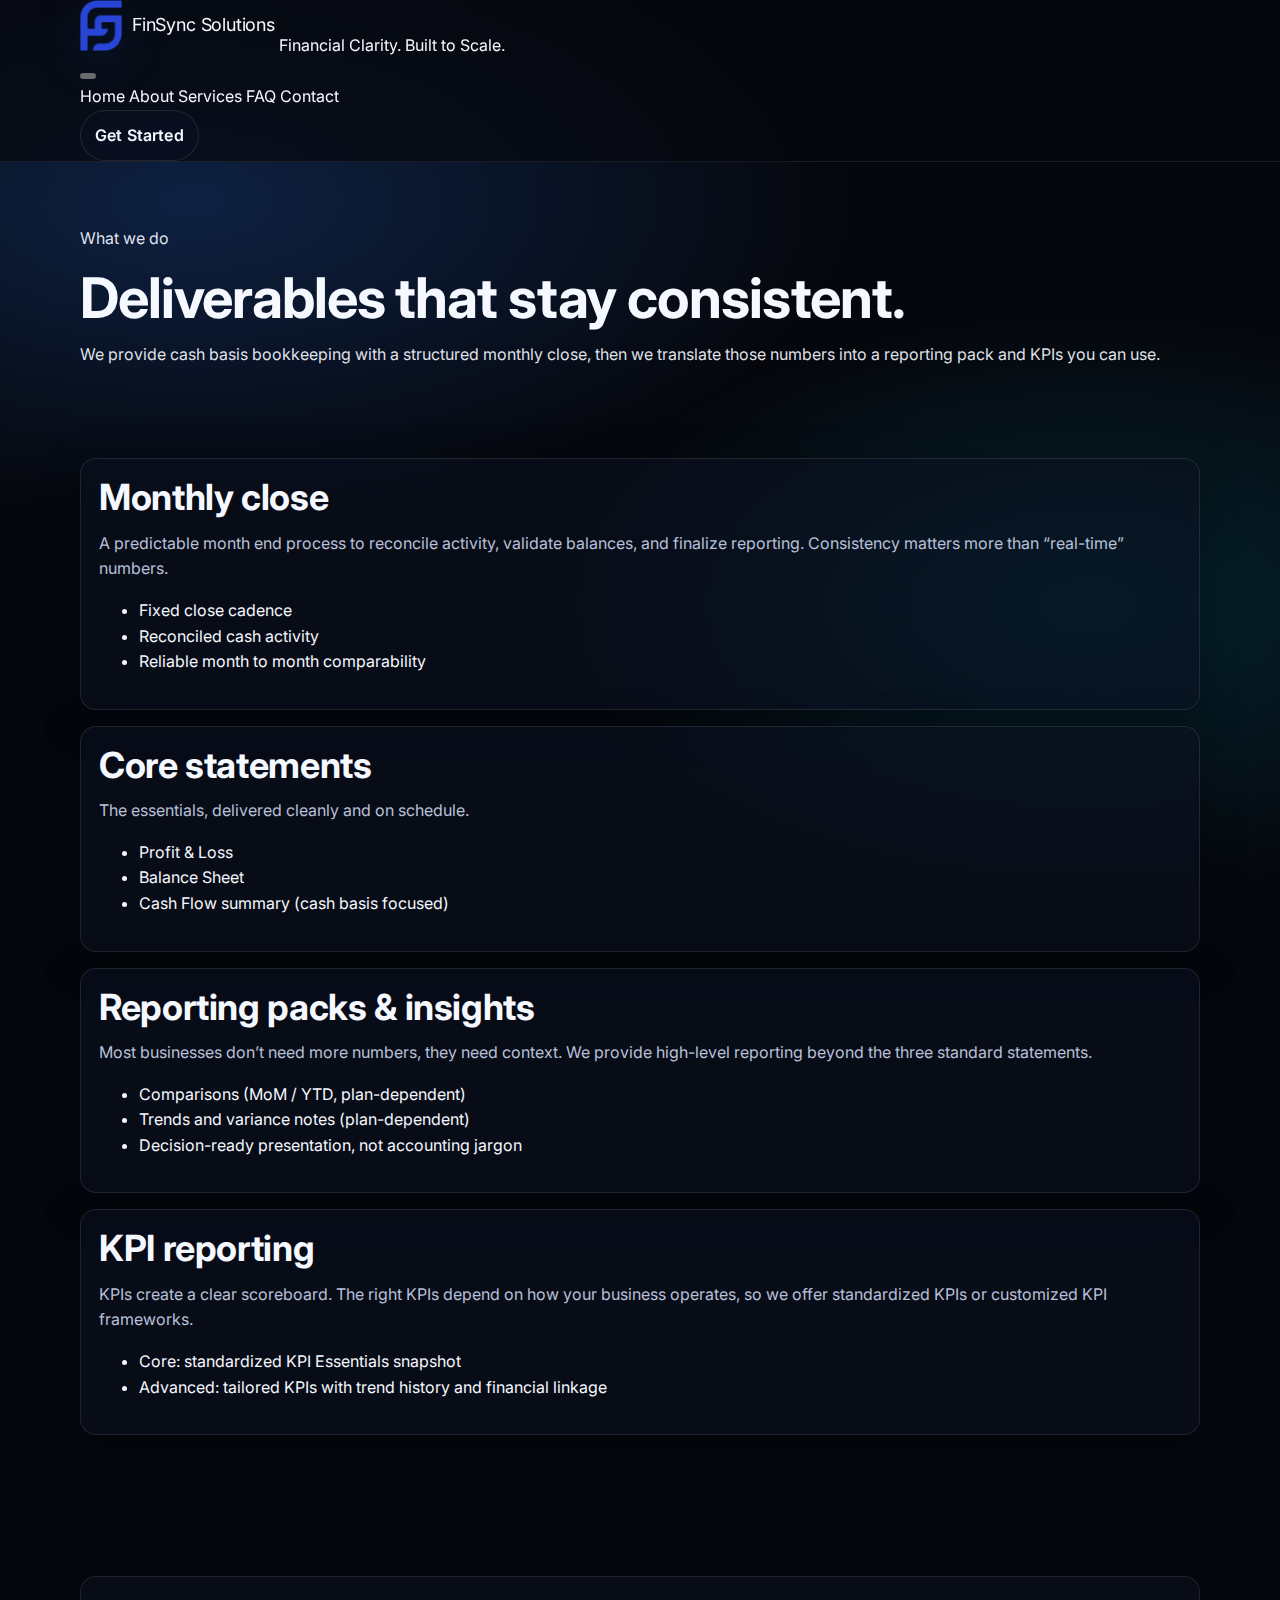
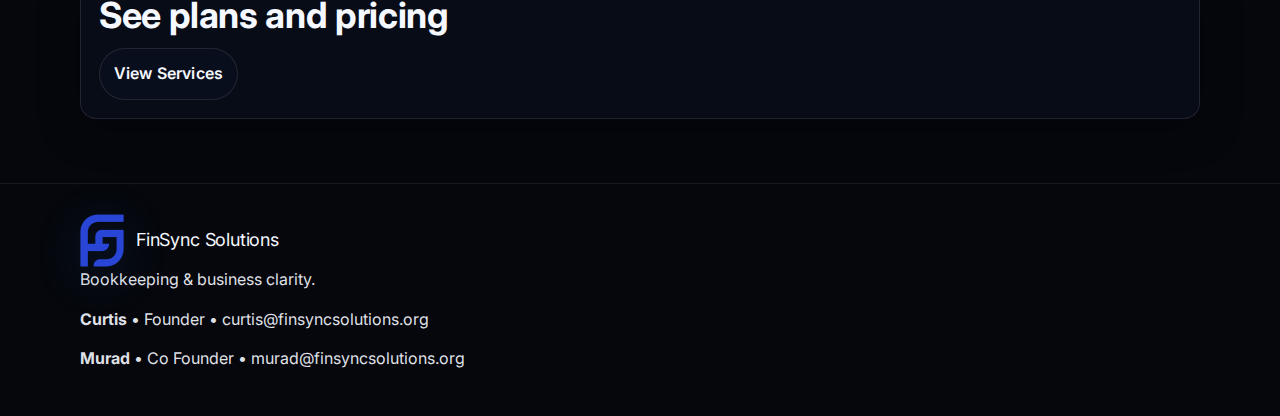
<file: what-we-do.html>
<!doctype html>
<html lang="en">
<head>
  <meta charset="utf-8">
  <meta name="viewport" content="width=device-width, initial-scale=1">
  <meta name="theme-color" content="#000000">
  <!-- Google Tag Manager -->
  <script>(function(w,d,s,l,i){w[l]=w[l]||[];w[l].push({'gtm.start':
  new Date().getTime(),event:'gtm.js'});var f=d.getElementsByTagName(s)[0],
  j=d.createElement(s),dl=l!='dataLayer'?'&l='+l:'';j.async=true;j.src=
  'https://www.googletagmanager.com/gtm.js?id='+i+dl;f.parentNode.insertBefore(j,f);
  })(window,document,'script','dataLayer','GTM-5MTZNH3');</script>
  <!-- End Google Tag Manager -->

  <!-- Folder-aware <base> helper -->
  <script>
    (function () {
      var isFile = location.protocol === 'file:';
      var base = './';
      if (!isFile) {
        var path = location.pathname;
        if (!path.endsWith('/')) path = path.substring(0, path.lastIndexOf('/') + 1);
        base = path;
      }
      document.write('<base href="' + base + '">');
    })();
  </script>

  <link rel="icon" href="assets/img/favicon.ico" sizes="any">
  <link rel="icon" type="image/png" href="assets/img/favicon.png">
  <link rel="apple-touch-icon" href="assets/img/apple-touch-icon.png">

  <title>What We Do | Monthly Bookkeeping & KPI Reporting | FinSync Solutions</title>
  <meta name="description" content="What FinSync Solutions delivers: cash basis monthly closes, core financial statements, reporting packs, and KPI frameworks built for business owners.">
  <link rel="canonical" href="https://finsyncsolutions.org/what-we-do.html">

  <meta property="og:title" content="What We Do | FinSync Solutions">
  <meta property="og:description" content="Monthly close, core statements, reporting packs, and KPI frameworks built for owners.">
  <meta property="og:url" content="https://finsyncsolutions.org/what-we-do.html">
  <meta property="og:type" content="website">
  <meta property="og:image" content="https://finsyncsolutions.org/assets/img/og.png">

  <meta name="twitter:card" content="summary_large_image">
  <meta name="twitter:title" content="What We Do | FinSync Solutions">
  <meta name="twitter:description" content="Monthly close, core statements, reporting packs, and KPI frameworks built for owners.">
  <meta name="twitter:image" content="https://finsyncsolutions.org/assets/img/og.png">

  <link rel="preconnect" href="https://fonts.googleapis.com">
  <link rel="preconnect" href="https://fonts.gstatic.com" crossorigin>
  <link href="https://fonts.googleapis.com/css2?family=Inter:wght@400;500;600;700&display=swap" rel="stylesheet">

  <link rel="stylesheet" href="assets/css/styles.css">
  <script defer src="assets/js/main.js"></script>

  <script type="application/ld+json">
  {
    "@context": "https://schema.org",
    "@graph": [
      {
        "@type": "WebSite",
        "@id": "https://finsyncsolutions.org/#website",
        "url": "https://finsyncsolutions.org/",
        "name": "FinSync Solutions",
        "inLanguage": "en-US"
      },
      {
        "@type": "AccountingService",
        "@id": "https://finsyncsolutions.org/#business",
        "name": "FinSync Solutions",
        "url": "https://finsyncsolutions.org/",
        "areaServed": "Sacramento, CA",
        "email": [
          "curtis@finsyncsolutions.org",
          "murad@finsyncsolutions.org"
        ],
        "founder": [
          { "@type": "Person", "name": "Curtis", "jobTitle": "Founder" },
          { "@type": "Person", "name": "Murad", "jobTitle": "Co Founder" }
        ]
      },
      {
        "@type": "WebPage",
        "@id": "https://finsyncsolutions.org/what-we-do.html#webpage",
        "url": "https://finsyncsolutions.org/what-we-do.html",
        "name": "What We Do",
        "isPartOf": { "@id": "https://finsyncsolutions.org/#website" },
        "about": { "@id": "https://finsyncsolutions.org/#business" },
        "inLanguage": "en-US"
      }
    ]
  }
  </script>
</head>

<body>
  <!-- Google Tag Manager (noscript) -->
  <noscript><iframe src="https://www.googletagmanager.com/ns.html?id=GTM-5MTZNH3"
  height="0" width="0" style="display:none;visibility:hidden"></iframe></noscript>
  <!-- End Google Tag Manager (noscript) -->


  <a class="skip-link" href="#main">Skip to content</a>

  <div class="page" data-page="what-we-do">
    <header class="site-header" data-header>
      <div class="container nav">
        <div class="nav__left">
          <a class="brand" href="index.html" aria-label="FinSync Solutions home">
            <img class="brand__mark" src="assets/img/mark.png" alt="" aria-hidden="true">
            <span class="brand__name">FinSync Solutions</span>
          </a>
          <span class="nav__tagline">Financial Clarity. Built to Scale.</span>
        </div>

        <button class="nav__toggle" type="button" aria-label="Open menu" aria-expanded="false" data-nav-toggle>
          <span class="nav__toggle-lines" aria-hidden="true"></span>
        </button>

        <div class="nav__panel" data-nav-panel>
          <nav class="nav__links" aria-label="Primary">
            <a class="nav__link" href="index.html">Home</a>
            <a class="nav__link" href="about.html">About</a>
            <a class="nav__link" href="services.html">Services</a>
            <a class="nav__link" href="faq.html">FAQ</a>
            <a class="nav__link" href="contact.html">Contact</a>
          </nav>

          <a class="btn btn-primary nav__cta" href="contact.html">Get Started</a>
        </div>
      </div>
    </header>

    <main id="main">
      <section class="page-hero section">
        <div class="container">
          <p class="eyebrow">What we do</p>
          <h1>Deliverables that stay consistent.</h1>
          <p class="hero__subhead">
            We provide cash basis bookkeeping with a structured monthly close, then we translate those numbers into a reporting pack and KPIs you can use.
          </p>
        </div>
      </section>

      <section class="section">
        <div class="container">
          <div class="grid grid--content">
            <article class="card content" data-reveal>
              <h2>Monthly close</h2>
              <p class="muted">
                A predictable month end process to reconcile activity, validate balances, and finalize reporting. Consistency matters more than “real-time” numbers.
              </p>
              <ul class="list">
                <li>Fixed close cadence</li>
                <li>Reconciled cash activity</li>
                <li>Reliable month to month comparability</li>
              </ul>
            </article>

            <article class="card content" data-reveal>
              <h2>Core statements</h2>
              <p class="muted">
                The essentials, delivered cleanly and on schedule.
              </p>
              <ul class="list">
                <li>Profit &amp; Loss</li>
                <li>Balance Sheet</li>
                <li>Cash Flow summary (cash basis focused)</li>
              </ul>
            </article>

            <article class="card content" data-reveal>
              <h2>Reporting packs &amp; insights</h2>
              <p class="muted">
                Most businesses don’t need more numbers, they need context. We provide high-level reporting beyond the three standard statements.
              </p>
              <ul class="list">
                <li>Comparisons (MoM / YTD, plan-dependent)</li>
                <li>Trends and variance notes (plan-dependent)</li>
                <li>Decision-ready presentation, not accounting jargon</li>
              </ul>
            </article>

            <article class="card content" data-reveal>
              <h2>KPI reporting</h2>
              <p class="muted">
                KPIs create a clear scoreboard. The right KPIs depend on how your business operates, so we offer standardized KPIs or customized KPI frameworks.
              </p>
              <ul class="list">
                <li>Core: standardized KPI Essentials snapshot</li>
                <li>Advanced: tailored KPIs with trend history and financial linkage</li>
              </ul>
            </article>
          </div>
        </div>
      </section>

      <section class="section section--tight">
        <div class="container">
          <div class="cta-row card" data-reveal>
            <h2 class="cta-row__text">See plans and pricing</h2>
            <a class="btn btn-primary" href="services.html">View Services</a>
          </div>
        </div>
      </section>
    </main>

    <footer class="site-footer">
      <div class="container footer">
        <div class="footer__left">
          <a class="footer__brand brand brand--footer" href="index.html" aria-label="FinSync Solutions home">
            <img class="brand__mark" src="assets/img/mark.png" alt="" aria-hidden="true">
            <span class="brand__name">FinSync Solutions</span>
          </a>
          <p class="footer__tagline">Bookkeeping &amp; business clarity.</p>
        </div>

        <div class="footer__right">
          <p><strong>Curtis</strong> • Founder • <a href="mailto:curtis@finsyncsolutions.org">curtis@finsyncsolutions.org</a></p>
          <p><strong>Murad</strong> • Co Founder • <a href="mailto:murad@finsyncsolutions.org">murad@finsyncsolutions.org</a></p>
        </div>
      </div>
    </footer>
  </div>
</body>
</html>
</file>
<file: assets/css/styles.css>
/* 
  FinSync Solutions — Styles
  Dark theme with blue accents
  Fonts: Inter (body), Sora (headings)
*/

:root {
  --bg: #05070d;
  --surface: #0b1020;
  --surface-2: #0f1730;
  --text: #f5f8ff;
  --muted: #b8c0d9;
  --muted-2: #8e97b6;

  --accent: #2d7dff;
  --accent-2: #00d4ff;
  --danger: #ff4d5e;
  --success: #2fe6a6;

  --border: rgba(255, 255, 255, 0.10);
  --border-2: rgba(255, 255, 255, 0.16);

  --shadow: 0 18px 60px rgba(0, 0, 0, 0.55);
  --radius: 16px;

  --container: 1120px;

  --font-body: "Inter", system-ui, -apple-system, Segoe UI, Roboto, Helvetica, Arial, "Apple Color Emoji", "Segoe UI Emoji";
  --font-heading: "Sora", var(--font-body);

  --focus: 0 0 0 4px rgba(45, 125, 255, 0.35);
}

*,
*::before,
*::after {
  box-sizing: border-box;
}

html {
  color-scheme: dark;
  scroll-behavior: smooth;
}

body {
  margin: 0;
  background: radial-gradient(1100px 520px at 15% 10%, rgba(45, 125, 255, 0.22), transparent 60%),
              radial-gradient(900px 480px at 85% 30%, rgba(0, 212, 255, 0.14), transparent 60%),
              var(--bg);
  color: var(--text);
  font-family: var(--font-body);
  line-height: 1.6;
  -webkit-font-smoothing: antialiased;
  text-rendering: optimizeLegibility;
}

img {
  max-width: 100%;
  display: block;
}

a {
  color: inherit;
  text-decoration: none;
}

button,
input,
textarea,
select {
  font: inherit;
}

::selection {
  background: rgba(45, 125, 255, 0.35);
}

.skip-link {
  position: absolute;
  left: 12px;
  top: 12px;
  padding: 10px 12px;
  border-radius: 10px;
  background: var(--surface);
  border: 1px solid var(--border);
  transform: translateY(-180%);
  transition: transform 160ms ease;
  z-index: 9999;
}

.skip-link:focus {
  transform: translateY(0);
  outline: none;
  box-shadow: var(--focus);
}

.container {
  width: min(var(--container), calc(100% - 40px));
  margin-inline: auto;
}

.section {
  padding: clamp(56px, 6vw, 92px) 0;
}

.section--tight {
  padding: clamp(44px, 5vw, 72px) 0;
}

.kicker {
  display: inline-flex;
  align-items: center;
  gap: 10px;
  font-size: 14px;
  color: var(--muted);
  letter-spacing: 0.08em;
  text-transform: uppercase;
}

.kicker::before {
  content: "";
  width: 26px;
  height: 2px;
  border-radius: 999px;
  background: linear-gradient(90deg, var(--accent), var(--accent-2));
  opacity: 0.9;
}

h1, h2, h3 {
  font-family: var(--font-heading);
  line-height: 1.15;
  margin: 0 0 12px 0;
}

h1 {
  font-size: clamp(36px, 5vw, 56px);
  letter-spacing: -0.02em;
}

h2 {
  font-size: clamp(26px, 3.2vw, 36px);
  letter-spacing: -0.01em;
}

h3 {
  font-size: 20px;
}

p {
  margin: 0 0 14px 0;
  color: rgba(245, 248, 255, 0.92);
}

p.muted {
  color: var(--muted);
}

.small {
  font-size: 14px;
  color: var(--muted);
}

.badge {
  display: inline-flex;
  align-items: center;
  gap: 8px;
  padding: 8px 10px;
  border-radius: 999px;
  border: 1px solid var(--border);
  background: rgba(11, 16, 32, 0.6);
  color: var(--muted);
  font-size: 14px;
}

.badge svg {
  width: 16px;
  height: 16px;
  color: var(--accent-2);
}

.btn {
  display: inline-flex;
  align-items: center;
  justify-content: center;
  gap: 10px;
  padding: 12px 14px;
  border-radius: 999px;
  border: 1px solid var(--border);
  background: rgba(11, 16, 32, 0.55);
  color: var(--text);
  font-weight: 600;
  letter-spacing: 0.01em;
  transition: transform 160ms ease, background 160ms ease, border-color 160ms ease, box-shadow 160ms ease;
  cursor: pointer;
}

.btn:hover {
  transform: translateY(-1px);
  border-color: var(--border-2);
}

.btn:focus {
  outline: none;
  box-shadow: var(--focus);
}

.btn--primary {
  background: linear-gradient(135deg, var(--accent), var(--accent-2));
  border-color: rgba(45, 125, 255, 0.45);
  color: #061021;
}

.btn--primary:hover {
  filter: brightness(1.02);
}

.btn--ghost {
  background: transparent;
}

.btn--sm {
  padding: 10px 12px;
  font-size: 14px;
}

.btn__spinner {
  width: 16px;
  height: 16px;
  border-radius: 50%;
  border: 2px solid rgba(6, 16, 33, 0.35);
  border-top-color: rgba(6, 16, 33, 0.92);
  animation: spin 800ms linear infinite;
  display: none;
}

.btn.is-loading .btn__spinner {
  display: inline-block;
}

.btn.is-loading .btn__label {
  opacity: 0.78;
}

@keyframes spin {
  to { transform: rotate(360deg); }
}

/* Header */
.site-header {
  position: sticky;
  top: 0;
  z-index: 1200;
  backdrop-filter: blur(10px);
  background: rgba(5, 7, 13, 0.70);
  border-bottom: 1px solid rgba(255, 255, 255, 0.08);
}

.header__inner {
  display: flex;
  align-items: center;
  justify-content: space-between;
  padding: 14px 0;
  gap: 16px;
}

.brand {
  display: inline-flex;
  align-items: center;
  gap: 10px;
  min-width: max-content;
}

.brand__mark {
  width: 42px;
  height: auto;
  filter: drop-shadow(0 10px 22px rgba(45, 125, 255, 0.18));
}

.brand__text {
  display: grid;
  line-height: 1.05;
}

.brand__name {
  font-family: var(--font-heading);
  font-size: 18px;
  letter-spacing: -0.01em;
}

.brand__sub {
  font-size: 12px;
  letter-spacing: 0.22em;
  text-transform: uppercase;
  color: var(--muted);
}

.site-nav {
  display: flex;
  align-items: center;
  gap: 18px;
}

.nav-link {
  font-weight: 600;
  color: rgba(245, 248, 255, 0.86);
  padding: 8px 10px;
  border-radius: 10px;
  transition: background 160ms ease, color 160ms ease;
}

.nav-link:hover {
  background: rgba(255, 255, 255, 0.06);
}

.nav-link.is-active {
  background: rgba(45, 125, 255, 0.16);
  color: rgba(245, 248, 255, 0.98);
}

.header__actions {
  display: flex;
  align-items: center;
  gap: 10px;
}

.nav-toggle {
  width: 42px;
  height: 42px;
  border-radius: 12px;
  border: 1px solid var(--border);
  background: rgba(11, 16, 32, 0.55);
  display: none;
  align-items: center;
  justify-content: center;
  gap: 5px;
  padding: 0;
  cursor: pointer;
}

.nav-toggle span {
  display: block;
  width: 18px;
  height: 2px;
  background: rgba(245, 248, 255, 0.92);
  border-radius: 999px;
  transition: transform 160ms ease, opacity 160ms ease;
}

body.nav-open .nav-toggle span:nth-child(1) {
  transform: translateY(7px) rotate(45deg);
}
body.nav-open .nav-toggle span:nth-child(2) {
  opacity: 0;
}
body.nav-open .nav-toggle span:nth-child(3) {
  transform: translateY(-7px) rotate(-45deg);
}

/* Mobile nav overlay */
.mobile-nav {
  display: none;
  position: fixed;
  inset: 0;
  background: rgba(0, 0, 0, 0.58);
  z-index: 1300;
}

.mobile-nav__panel {
  position: absolute;
  top: 64px;
  right: 14px;
  left: 14px;
  border-radius: var(--radius);
  background: rgba(11, 16, 32, 0.96);
  border: 1px solid var(--border);
  padding: 16px;
  box-shadow: var(--shadow);
}

.mobile-nav__panel a {
  display: block;
  padding: 12px 12px;
  border-radius: 12px;
  font-weight: 650;
  color: rgba(245, 248, 255, 0.92);
}

.mobile-nav__panel a:hover {
  background: rgba(255, 255, 255, 0.06);
}

.mobile-nav__panel .mobile-cta {
  margin-top: 8px;
}

body.nav-open .mobile-nav {
  display: block;
}

/* Hero */
.hero {
  padding: clamp(56px, 7vw, 110px) 0 clamp(44px, 5vw, 72px);
}

.hero__grid {
  display: grid;
  grid-template-columns: 1.2fr 0.8fr;
  gap: clamp(18px, 4vw, 46px);
  align-items: start;
}

.hero__lead {
  font-size: clamp(16px, 1.55vw, 18px);
  color: rgba(245, 248, 255, 0.88);
  max-width: 60ch;
}

.hero__actions {
  display: flex;
  flex-wrap: wrap;
  gap: 12px;
  margin-top: 18px;
}

.hero__badges {
  display: flex;
  flex-wrap: wrap;
  gap: 10px;
  margin-top: 20px;
}

.hero__panel {
  border-radius: calc(var(--radius) + 4px);
  border: 1px solid rgba(255, 255, 255, 0.10);
  background: linear-gradient(180deg, rgba(15, 23, 48, 0.92), rgba(11, 16, 32, 0.75));
  padding: 18px;
  box-shadow: var(--shadow);
}

.hero__panel h3 {
  margin-bottom: 10px;
}

.panel-list {
  display: grid;
  gap: 10px;
  margin: 0;
  padding-left: 18px;
  color: var(--muted);
}

.panel-callout {
  margin-top: 14px;
  padding: 12px;
  border-radius: 14px;
  border: 1px solid rgba(45, 125, 255, 0.25);
  background: rgba(45, 125, 255, 0.10);
  color: rgba(245, 248, 255, 0.92);
}

/* Cards */
.grid {
  display: grid;
  gap: 16px;
}

.grid--3 {
  grid-template-columns: repeat(3, 1fr);
}

.grid--2 {
  grid-template-columns: repeat(2, 1fr);
}

.card {
  border-radius: var(--radius);
  border: 1px solid var(--border);
  background: rgba(11, 16, 32, 0.55);
  padding: 18px;
  box-shadow: 0 10px 40px rgba(0, 0, 0, 0.35);
}

.card__icon {
  width: 40px;
  height: 40px;
  border-radius: 14px;
  display: grid;
  place-items: center;
  background: rgba(45, 125, 255, 0.12);
  border: 1px solid rgba(45, 125, 255, 0.18);
  margin-bottom: 12px;
}

.card__icon svg {
  width: 20px;
  height: 20px;
  color: var(--accent-2);
}

.card p {
  color: var(--muted);
}

.card--highlight {
  border-color: rgba(45, 125, 255, 0.28);
  background: linear-gradient(180deg, rgba(45, 125, 255, 0.10), rgba(11, 16, 32, 0.55));
}

/* Page header */
.page-hero {
  padding: clamp(44px, 5vw, 72px) 0 0;
}

.page-hero__inner {
  padding: 26px;
  border-radius: calc(var(--radius) + 6px);
  border: 1px solid rgba(255, 255, 255, 0.10);
  background: linear-gradient(180deg, rgba(15, 23, 48, 0.85), rgba(11, 16, 32, 0.62));
  box-shadow: var(--shadow);
}

.breadcrumb {
  color: var(--muted);
  font-size: 14px;
}

.breadcrumb a {
  color: rgba(245, 248, 255, 0.78);
}

.breadcrumb a:hover {
  text-decoration: underline;
}

.divider {
  height: 1px;
  background: rgba(255, 255, 255, 0.08);
  margin: 22px 0;
}

/* Pricing */
.pricing {
  display: grid;
  gap: 16px;
  grid-template-columns: repeat(3, 1fr);
}

.price {
  font-family: var(--font-heading);
  font-size: 34px;
  margin: 8px 0 6px;
}

.price small {
  font-size: 14px;
  font-family: var(--font-body);
  color: var(--muted);
}

.features {
  margin: 14px 0 0;
  padding: 0;
  list-style: none;
  display: grid;
  gap: 10px;
  color: var(--muted);
}

.features li {
  display: grid;
  grid-template-columns: 18px 1fr;
  gap: 10px;
  align-items: start;
}

.features svg {
  width: 18px;
  height: 18px;
  color: var(--success);
  margin-top: 2px;
}

/* Contact form */
.contact {
  scroll-margin-top: 92px; /* header offset */
}

.form {
  display: grid;
  gap: 14px;
}

.form-row {
  display: grid;
  grid-template-columns: repeat(2, 1fr);
  gap: 14px;
}

.field label {
  display: block;
  font-weight: 650;
  margin-bottom: 6px;
}

.field .hint {
  font-size: 13px;
  color: var(--muted-2);
  margin-top: 6px;
}

.input,
.textarea {
  width: 100%;
  border-radius: 14px;
  border: 1px solid rgba(255, 255, 255, 0.12);
  background: rgba(5, 7, 13, 0.55);
  color: var(--text);
  padding: 12px 12px;
  outline: none;
  transition: border-color 160ms ease, box-shadow 160ms ease, background 160ms ease;
}

.textarea {
  min-height: 120px;
  resize: vertical;
}

.input:focus,
.textarea:focus {
  border-color: rgba(45, 125, 255, 0.55);
  box-shadow: var(--focus);
}

.field.is-error .input,
.field.is-error .textarea {
  border-color: rgba(255, 77, 94, 0.65);
  box-shadow: 0 0 0 4px rgba(255, 77, 94, 0.18);
}

.error {
  margin-top: 6px;
  font-size: 13px;
  color: rgba(255, 166, 174, 0.98);
  display: none;
}

.field.is-error .error {
  display: block;
}

.form-status {
  border-radius: var(--radius);
  border: 1px solid var(--border);
  background: rgba(11, 16, 32, 0.55);
  padding: 14px;
  color: var(--muted);
}

.form-status.is-success {
  border-color: rgba(47, 230, 166, 0.35);
  background: rgba(47, 230, 166, 0.09);
  color: rgba(240, 255, 249, 0.92);
}

.form-status.is-error {
  border-color: rgba(255, 77, 94, 0.40);
  background: rgba(255, 77, 94, 0.09);
  color: rgba(255, 232, 235, 0.92);
}

.form-actions {
  display: flex;
  align-items: center;
  justify-content: space-between;
  gap: 12px;
  flex-wrap: wrap;
}

.privacy {
  font-size: 13px;
  color: var(--muted-2);
}


/* Reporting examples */
.report-grid {
  display: grid;
  grid-template-columns: 1.2fr 1fr;
  gap: 14px;
  align-items: start;
}

@media (max-width: 900px) {
  .report-grid {
    grid-template-columns: 1fr;
  }
}

.report-table {
  width: 100%;
  border-collapse: collapse;
  font-size: 14px;
  color: var(--muted);
}

.report-table th,
.report-table td {
  padding: 8px 0;
  border-bottom: 1px solid rgba(255, 255, 255, 0.07);
}

.report-table th {
  color: var(--muted-2);
  font-weight: 600;
  text-align: left;
}

.report-table td.num {
  text-align: right;
  font-variant-numeric: tabular-nums;
  color: rgba(245, 248, 255, 0.92);
}

.report-table tr:last-child td {
  border-bottom: none;
}

.chart-shell {
  border: 1px solid var(--border);
  background: rgba(11, 16, 32, 0.35);
  border-radius: 16px;
  padding: 12px;
}

.chart-shell svg {
  width: 100%;
  height: auto;
  display: block;
}

.chart-caption {
  margin-top: 8px;
  font-size: 13px;
  color: var(--muted);
}

.metric-grid {
  display: grid;
  grid-template-columns: repeat(2, minmax(0, 1fr));
  gap: 10px;
  margin-top: 12px;
}

.metric {
  border: 1px solid var(--border);
  background: rgba(11, 16, 32, 0.35);
  border-radius: 14px;
  padding: 10px 12px;
}

.metric__label {
  font-size: 12px;
  letter-spacing: 0.08em;
  text-transform: uppercase;
  color: var(--muted-2);
}

.metric__value {
  margin-top: 6px;
  font-family: var(--font-heading);
  font-weight: 700;
  font-size: 22px;
  letter-spacing: -0.01em;
}

.metric__hint {
  margin-top: 2px;
  font-size: 13px;
  color: var(--muted);
}

.sheet {
  border: 1px solid var(--border);
  background: rgba(11, 16, 32, 0.35);
  border-radius: 16px;
  overflow: hidden;
  margin-top: 12px;
}

.sheet table {
  width: 100%;
  border-collapse: collapse;
  font-size: 13px;
}

.sheet th {
  background: rgba(15, 23, 48, 0.75);
  color: var(--muted);
  font-weight: 600;
  text-align: left;
  padding: 10px 12px;
  border-bottom: 1px solid rgba(255, 255, 255, 0.10);
}

.sheet td {
  padding: 10px 12px;
  border-bottom: 1px solid rgba(255, 255, 255, 0.07);
  border-right: 1px solid rgba(255, 255, 255, 0.06);
  color: rgba(245, 248, 255, 0.90);
}

.sheet td:last-child {
  border-right: none;
}

.sheet tr:last-child td {
  border-bottom: none;
}

.sheet td.num {
  text-align: right;
  font-variant-numeric: tabular-nums;
}

/* Footer */
.site-footer {
  border-top: 1px solid rgba(255, 255, 255, 0.08);
  background: rgba(5, 7, 13, 0.55);
  padding: 30px 0;
}

.footer__grid {
  display: grid;
  gap: 18px;
  grid-template-columns: 1.6fr 1fr 1fr;
  align-items: start;
}

.footer__brand {
  display: flex;
  align-items: center;
  gap: 12px;
}

.footer__brand img {
  width: 44px;
  height: auto;
}

.footer__links a {
  display: block;
  padding: 8px 0;
  color: rgba(245, 248, 255, 0.86);
}

.footer__links a:hover {
  text-decoration: underline;
}

.footer__email-list a {
  display: block;
  padding: 6px 0;
  color: rgba(245, 248, 255, 0.86);
}

.footer__email-list a:hover {
  text-decoration: underline;
}

.footer__meta {
  margin-top: 12px;
  color: var(--muted);
  font-size: 14px;
}

.footer__bar {
  margin-top: 16px;
  padding-top: 16px;
  border-top: 1px solid rgba(255, 255, 255, 0.08);
  display: flex;
  align-items: center;
  justify-content: space-between;
  gap: 14px;
  flex-wrap: wrap;
  color: var(--muted);
  font-size: 14px;
}

/* Back to top */
.back-to-top {
  position: fixed;
  right: 18px;
  bottom: 18px;
  width: 46px;
  height: 46px;
  border-radius: 14px;
  border: 1px solid rgba(255, 255, 255, 0.14);
  background: rgba(11, 16, 32, 0.75);
  backdrop-filter: blur(10px);
  display: grid;
  place-items: center;
  opacity: 0;
  pointer-events: none;
  transition: opacity 160ms ease, transform 160ms ease;
  transform: translateY(8px);
  z-index: 1400;
  cursor: pointer;
}

.back-to-top svg {
  width: 18px;
  height: 18px;
  color: rgba(245, 248, 255, 0.92);
}

.back-to-top.is-visible {
  opacity: 1;
  pointer-events: auto;
  transform: translateY(0);
}

.back-to-top:focus {
  outline: none;
  box-shadow: var(--focus);
}

/* Responsive */
@media (max-width: 920px) {
  .hero__grid {
    grid-template-columns: 1fr;
  }
  .grid--3 {
    grid-template-columns: 1fr;
  }
  .grid--2 {
    grid-template-columns: 1fr;
  }
  .pricing {
    grid-template-columns: 1fr;
  }
  .footer__grid {
    grid-template-columns: 1fr;
  }
  .site-nav {
    display: none;
  }
  .nav-toggle {
    display: inline-flex;
  }
}

@media (max-width: 620px) {
  .form-row {
    grid-template-columns: 1fr;
  }
}

/* Reduced motion */
@media (prefers-reduced-motion: reduce) {
  html { scroll-behavior: auto; }
  * { transition: none !important; animation: none !important; }
}
</file>
